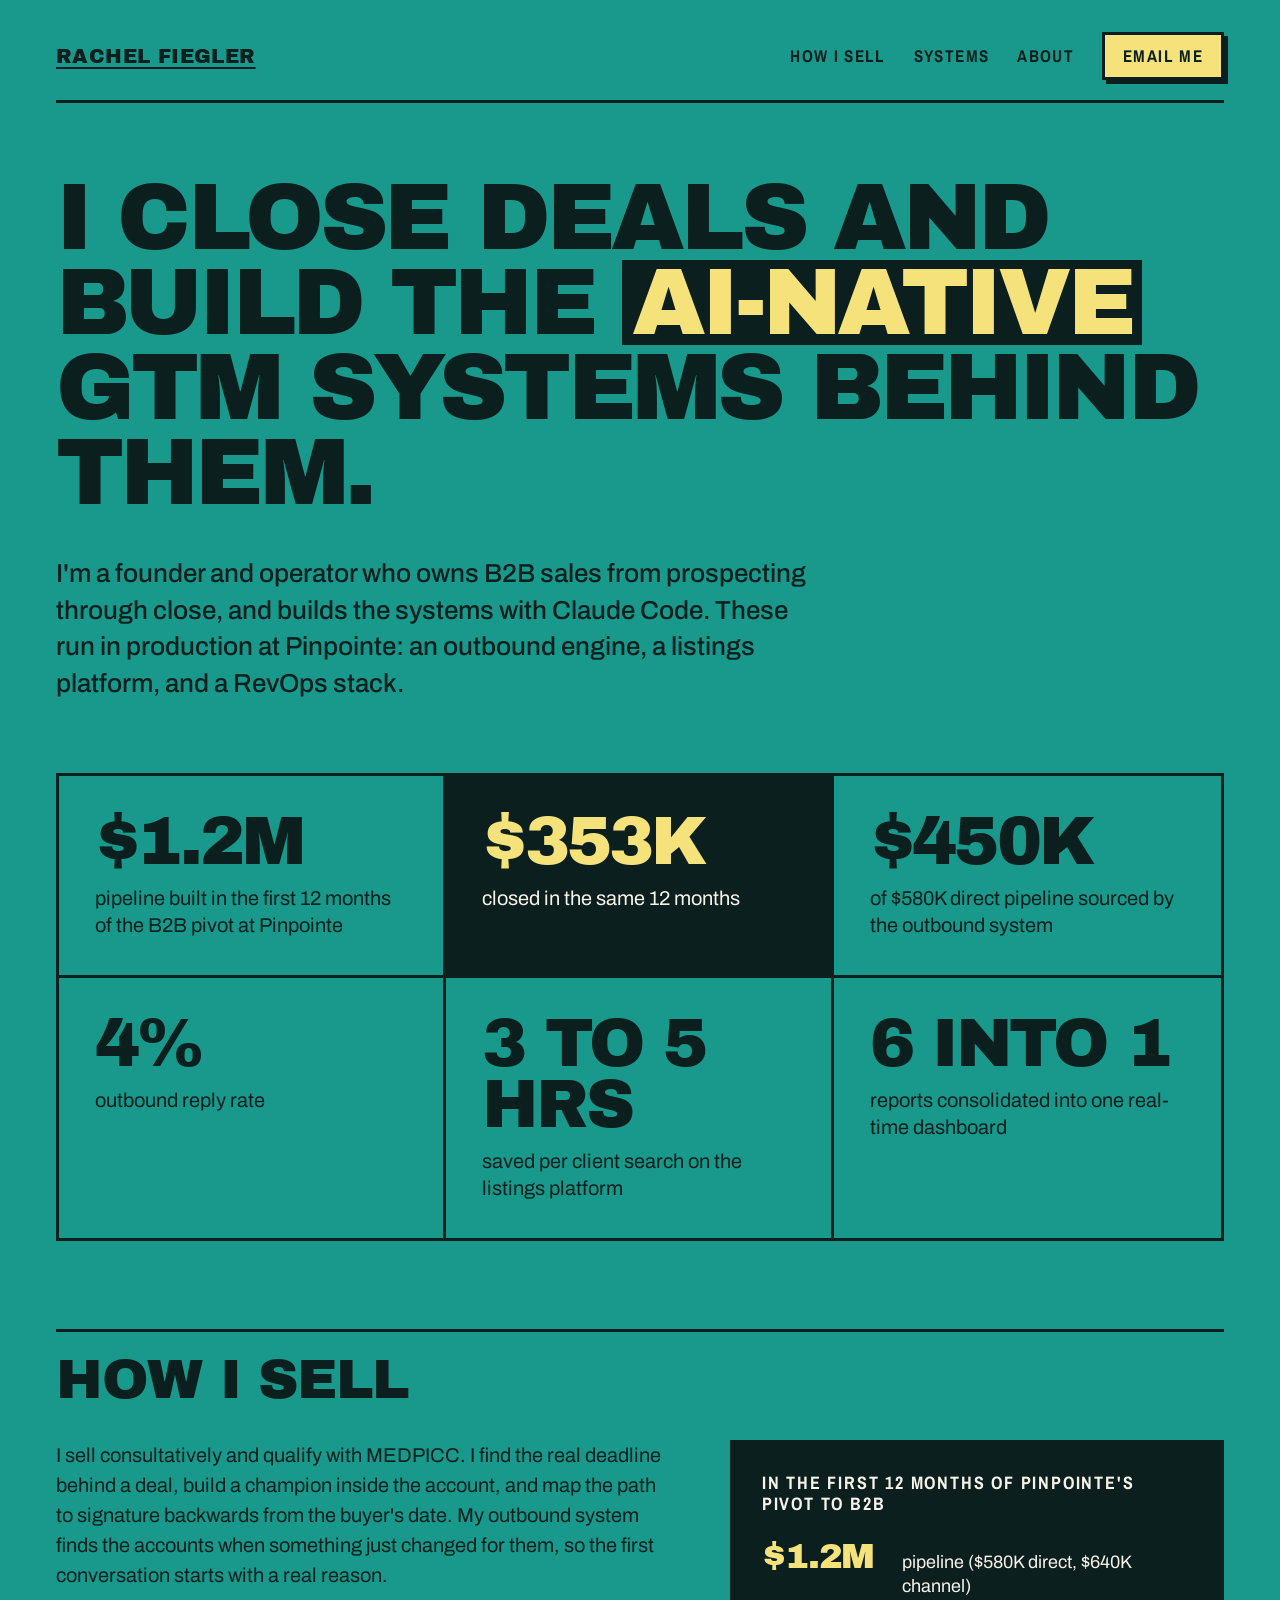
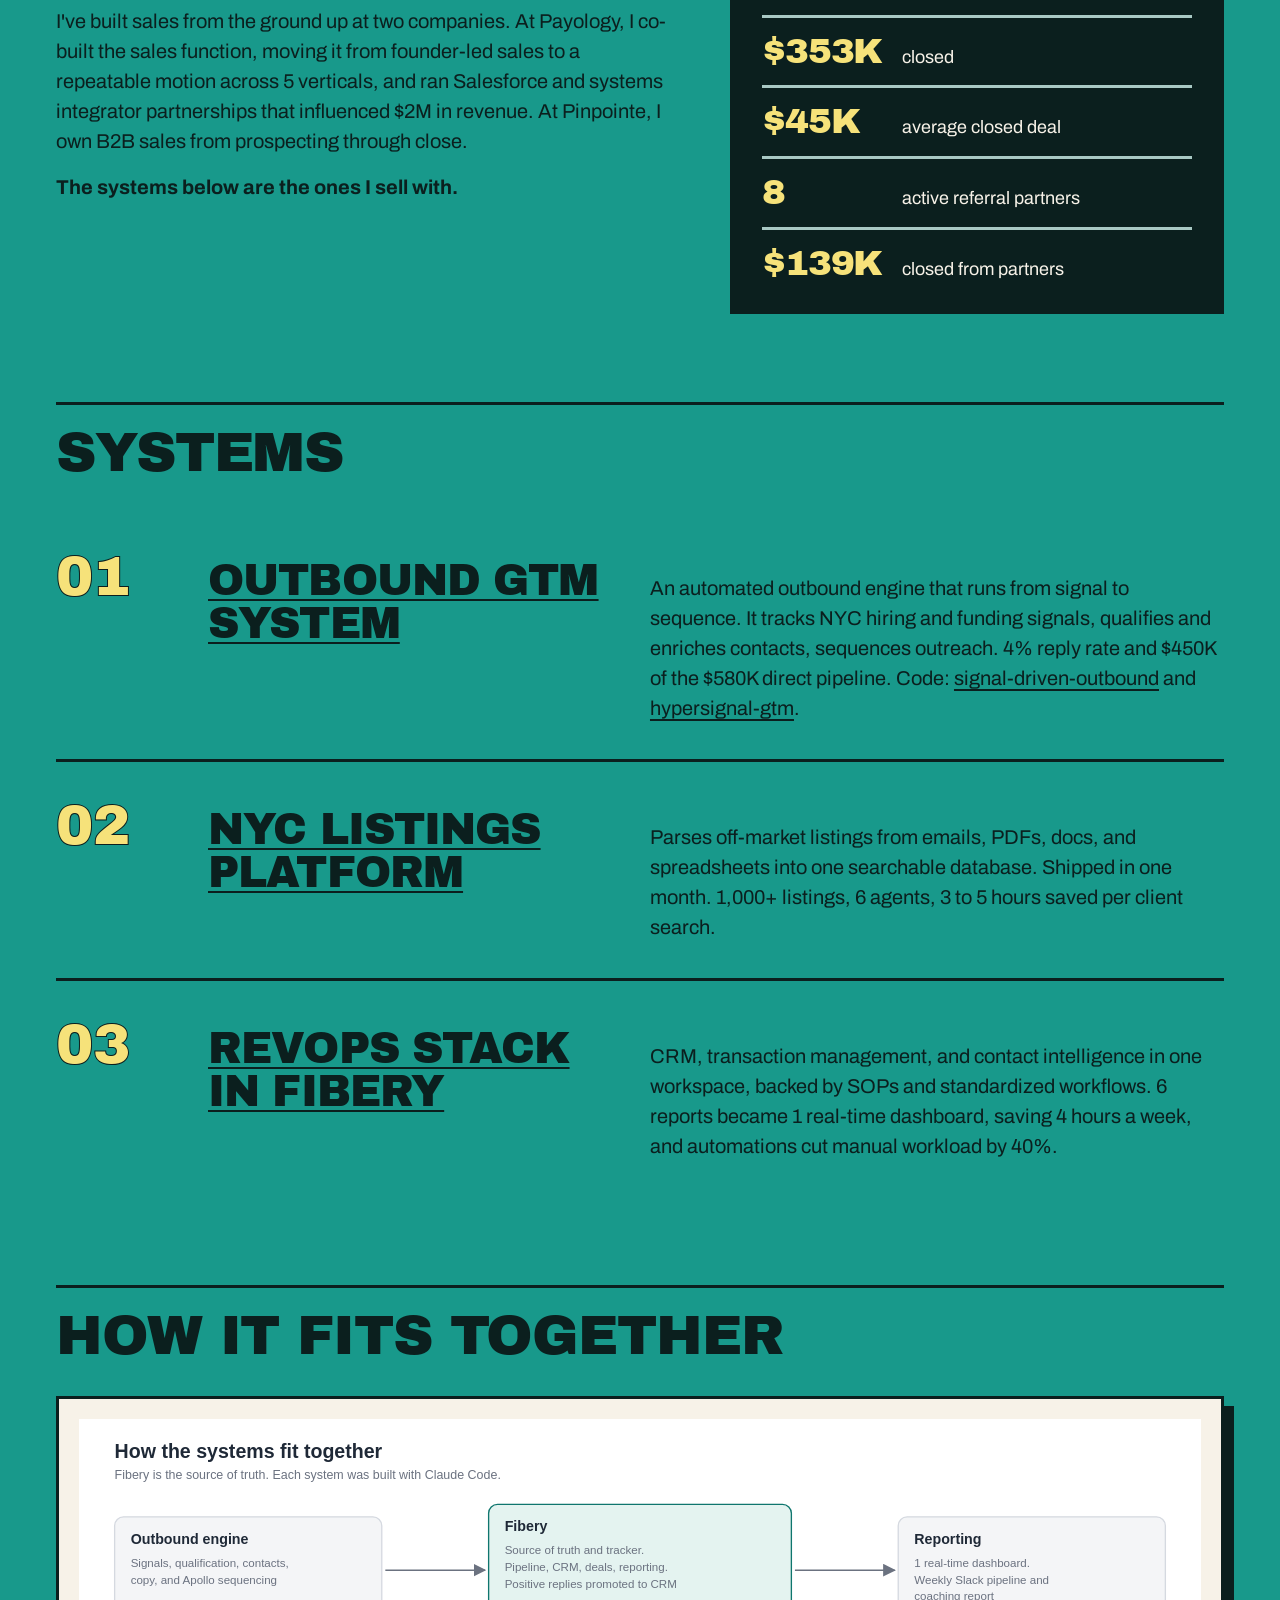
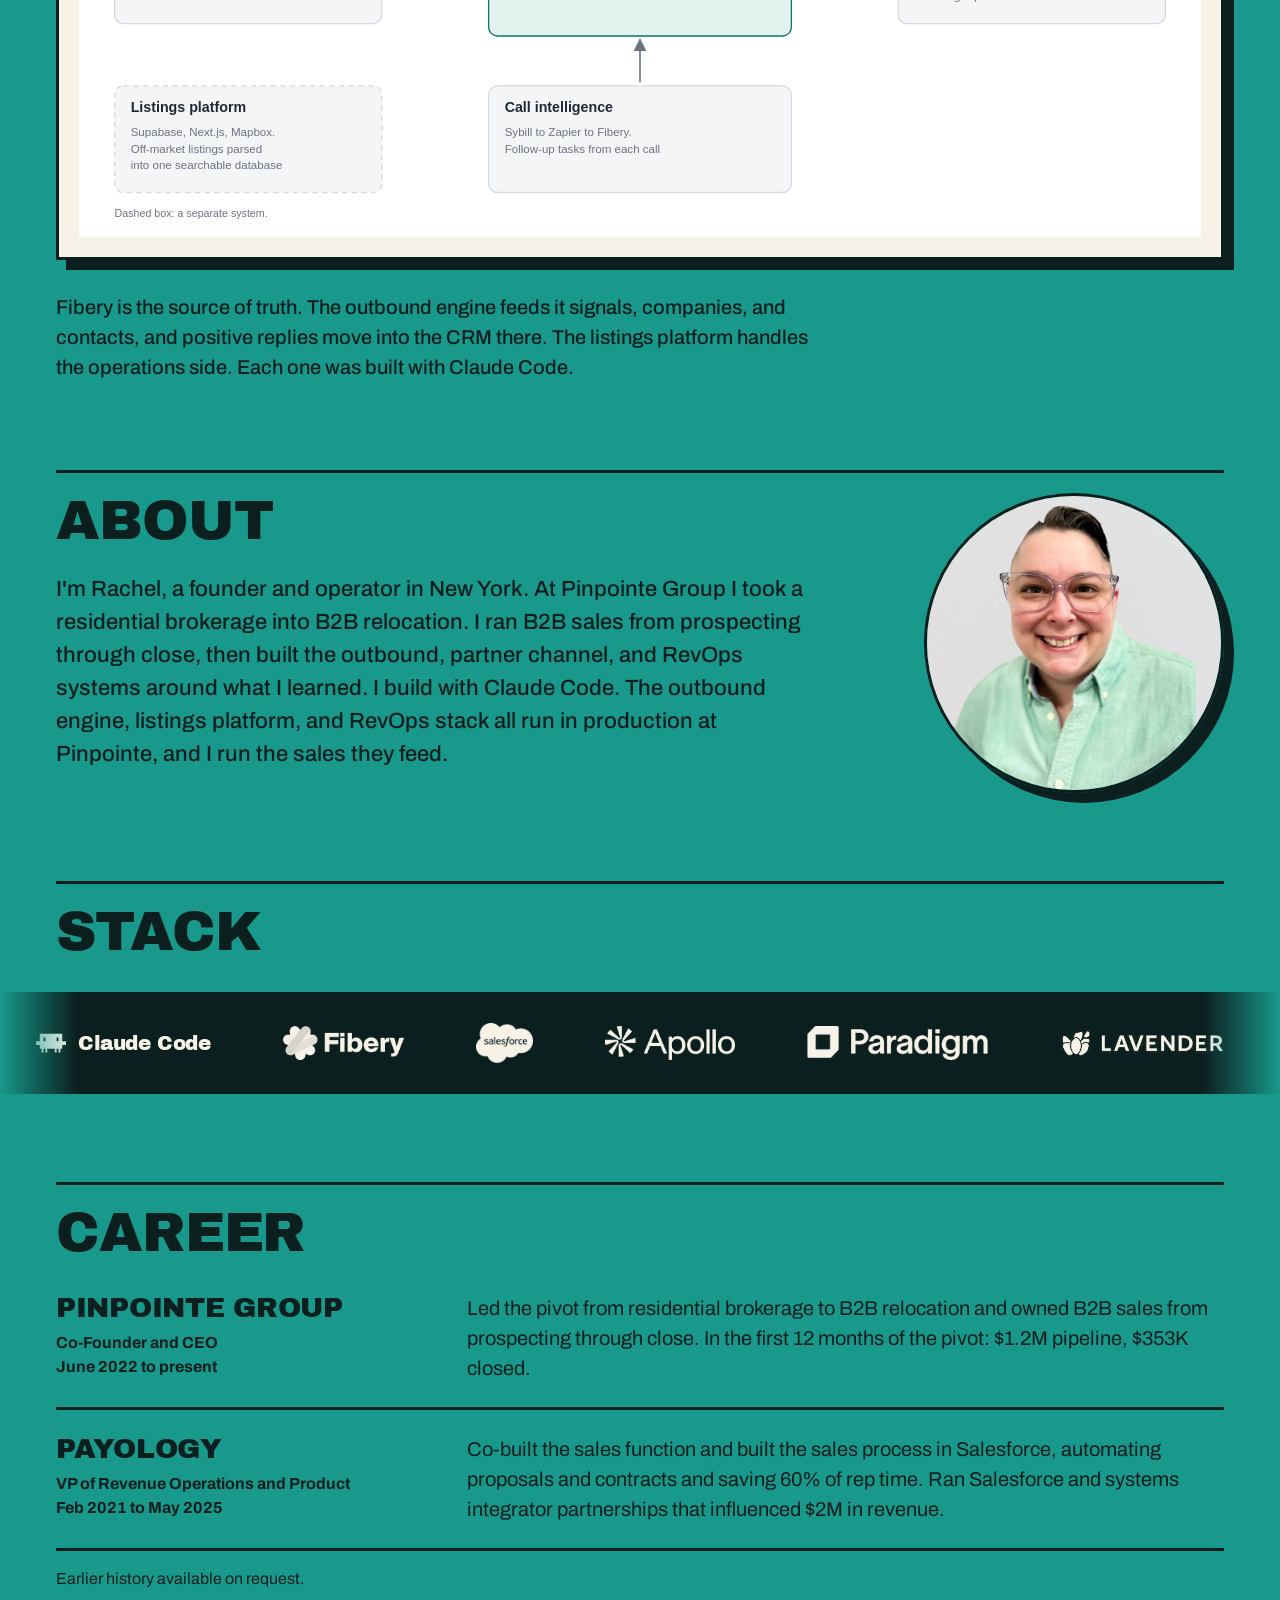
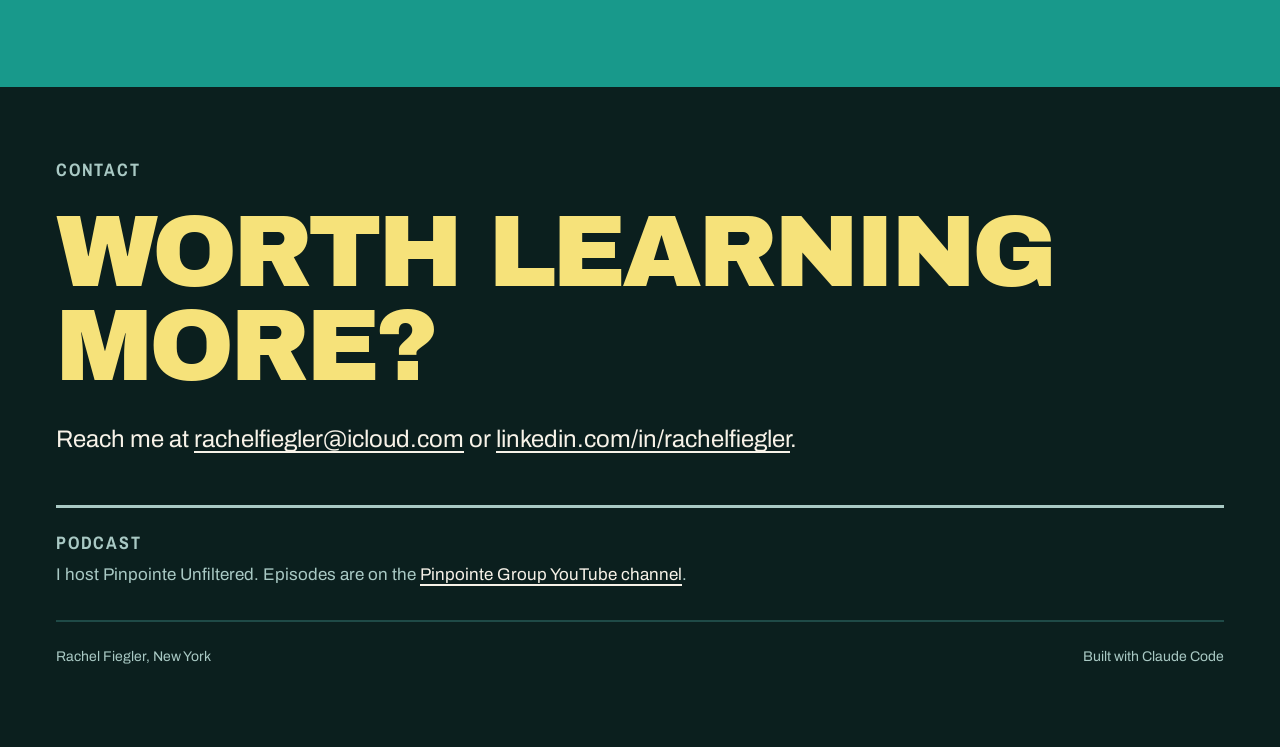
<file: index.html>
<!doctype html>
<html lang="en">
<head>
<meta charset="utf-8">
<meta name="viewport" content="width=device-width, initial-scale=1">
<meta name="robots" content="noindex, nofollow">
<meta name="description" content="I close deals and build the AI-native GTM systems behind them.">
<meta property="og:title" content="Rachel Fiegler | GTM systems">
<meta property="og:description" content="I close deals and build the AI-native GTM systems behind them.">
<meta property="og:type" content="website">
<meta property="og:url" content="https://rachel-pinpointe.github.io/portfolio/">
<meta property="og:image" content="https://rachel-pinpointe.github.io/portfolio/images/og.png">
<meta property="og:image:width" content="1200">
<meta property="og:image:height" content="630">
<meta name="twitter:card" content="summary_large_image">
<title>Rachel Fiegler | GTM systems</title>
<link rel="icon" href="images/favicon.svg" type="image/svg+xml">
<link rel="preload" href="fonts/archivo-black-latin-400-normal.woff2" as="font" type="font/woff2" crossorigin>
<link rel="stylesheet" href="css/style.css">
</head>
<body>
<a class="skip" href="#main">Skip to content</a>
<div class="page">
  <header class="topbar">
    <a class="name" href="./">Rachel Fiegler</a>
    <nav class="nav" aria-label="Main">
      <a class="nav-link" href="#sell">How I sell</a>
      <a class="nav-link" href="#systems">Systems</a>
      <a class="nav-link" href="#about">About</a>
      <a class="btn" href="mailto:rachelfiegler@icloud.com">Email me</a>
    </nav>
  </header>

  <main id="main">
    <section class="hero" aria-labelledby="hero-h">
      <h1 id="hero-h">I close deals and build the <span class="hl">AI-native</span> GTM systems behind them.</h1>
      <p class="lede">I'm a founder and operator who owns B2B sales from prospecting through close, and builds the systems with Claude Code. These run in production at Pinpointe: an outbound engine, a listings platform, and a RevOps stack.</p>
      <ul class="results" aria-label="Results">
        <li><span class="num">$1.2M</span><span class="lbl">pipeline built in the first 12 months of the B2B pivot at Pinpointe</span></li>
        <li class="feature"><span class="num">$353K</span><span class="lbl">closed in the same 12 months</span></li>
        <li><span class="num">$450K</span><span class="lbl">of $580K direct pipeline sourced by the outbound system</span></li>
        <li><span class="num">4%</span><span class="lbl">outbound reply rate</span></li>
        <li><span class="num">3 to 5 hrs</span><span class="lbl">saved per client search on the listings platform</span></li>
        <li><span class="num">6 into 1</span><span class="lbl">reports consolidated into one real-time dashboard</span></li>
      </ul>
    </section>

    <section id="sell" class="block" aria-labelledby="sell-h">
      <h2 id="sell-h" class="heading">How I sell</h2>
      <div class="sell">
        <div class="sell-text">
          <p>I sell consultatively and qualify with MEDPICC. I find the real deadline behind a deal, build a champion inside the account, and map the path to signature backwards from the buyer's date. My outbound system finds the accounts when something just changed for them, so the first conversation starts with a real reason.</p>
          <p>I've built sales from the ground up at two companies. At Payology, I co-built the sales function, moving it from founder-led sales to a repeatable motion across 5 verticals, and ran Salesforce and systems integrator partnerships that influenced $2M in revenue. At Pinpointe, I own B2B sales from prospecting through close.</p>
          <p class="sell-close">The systems below are the ones I sell with.</p>
        </div>
        <div class="sell-stats on-ink">
          <p class="label" id="sell-stats-h">In the first 12 months of Pinpointe's pivot to B2B</p>
          <ul aria-labelledby="sell-stats-h">
            <li><span class="num">$1.2M</span><span class="lbl">pipeline ($580K direct, $640K channel)</span></li>
            <li><span class="num">$353K</span><span class="lbl">closed</span></li>
            <li><span class="num">$45K</span><span class="lbl">average closed deal</span></li>
            <li><span class="num">8</span><span class="lbl">active referral partners</span></li>
            <li><span class="num">$139K</span><span class="lbl">closed from partners</span></li>
          </ul>
        </div>
      </div>
    </section>

    <section id="systems" class="block" aria-labelledby="systems-h">
      <h2 id="systems-h" class="heading">Systems</h2>
      <div class="systems">
        <article class="sys">
          <span class="idx" aria-hidden="true">01</span>
          <h3><a href="outbound/">Outbound GTM system</a></h3>
          <p>An automated outbound engine that runs from signal to sequence. It tracks NYC hiring and funding signals, qualifies and enriches contacts, sequences outreach. 4% reply rate and $450K of the $580K direct pipeline. Code: <a href="https://github.com/rachel-pinpointe/signal-driven-outbound">signal-driven-outbound</a> and <a href="https://github.com/rachel-pinpointe/hypersignal-gtm">hypersignal-gtm</a>.</p>
        </article>
        <article class="sys">
          <span class="idx" aria-hidden="true">02</span>
          <h3><a href="listings/">NYC listings platform</a></h3>
          <p>Parses off-market listings from emails, PDFs, docs, and spreadsheets into one searchable database. Shipped in one month. 1,000+ listings, 6 agents, 3 to 5 hours saved per client search.</p>
        </article>
        <article class="sys">
          <span class="idx" aria-hidden="true">03</span>
          <h3><a href="revops/">RevOps stack in Fibery</a></h3>
          <p>CRM, transaction management, and contact intelligence in one workspace, backed by SOPs and standardized workflows. 6 reports became 1 real-time dashboard, saving 4 hours a week, and automations cut manual workload by 40%.</p>
        </article>
      </div>
    </section>

    <section id="how" class="block" aria-labelledby="how-h">
      <h2 id="how-h" class="heading">How it fits together</h2>
      <figure>
        <div class="panel scroll" tabindex="0" role="region" aria-label="How the systems fit together diagram, scrolls sideways on small screens">
          <img src="images/one-map.svg" width="1260" height="470" alt="Diagram of how the systems fit together. The outbound engine (signals, qualification, contacts, copy, and Apollo sequencing) feeds Fibery, the source of truth and tracker for pipeline, CRM, deals, and reporting, where positive replies are promoted to the CRM. Fibery feeds reporting: one real-time dashboard and a weekly Slack pipeline and coaching report. Call intelligence (Sybill to Zapier to Fibery) also feeds Fibery. The listings platform (Supabase, Next.js, Mapbox) is shown as a separate system.">
        </div>
        <figcaption class="caption">Fibery is the source of truth. The outbound engine feeds it signals, companies, and contacts, and positive replies move into the CRM there. The listings platform handles the operations side. Each one was built with Claude Code.</figcaption>
      </figure>
    </section>

    <section id="about" class="block about" aria-labelledby="about-h">
      <div class="about-col">
        <h2 id="about-h" class="heading">About</h2>
        <p class="about-text">I'm Rachel, a founder and operator in New York. At Pinpointe Group I took a residential brokerage into B2B relocation. I ran B2B sales from prospecting through close, then built the outbound, partner channel, and RevOps systems around what I learned. I build with Claude Code. The outbound engine, listings platform, and RevOps stack all run in production at Pinpointe, and I run the sales they feed.</p>
      </div>
      <img class="portrait" src="images/portrait.jpg" width="300" height="300" alt="Rachel Fiegler">
    </section>

    <section id="stack" class="block" aria-labelledby="stack-h">
      <h2 id="stack-h" class="heading">Stack</h2>
      <div class="marq">
        <ul class="track" aria-label="Stack">
          <li class="it"><svg viewBox="0 0 24 24" width="30" height="30" fill="currentColor" aria-hidden="true" focusable="false"><path d="M21 10.5h3v3h-3v3h-1.5v3H18v-3h-1.5v3H15v-3H9v3H7.5v-3H6v3H4.5v-3H3v-3H0v-3h3v-6h18Zm-15 0h1.5v-3H6Zm10.5 0H18v-3h-1.5z"/></svg><span>Claude Code</span></li>
          <li class="it" style="--h:34"><img src="images/logos/fibery.png" width="122" height="34" alt="Fibery"></li>
          <li class="it" style="--h:40"><img src="images/logos/salesforce.png" width="57" height="40" alt="Salesforce"></li>
          <li class="it" style="--h:34"><img src="images/logos/apollo.png" width="130" height="34" alt="Apollo"></li>
          <li class="it" style="--h:34"><img src="images/logos/paradigm.png" width="181" height="34" alt="Paradigm"></li>
          <li class="it" style="--h:26"><img src="images/logos/lavender.png" width="162" height="26" alt="Lavender"></li>
          <li class="it" style="--h:34"><img src="images/logos/sybill.png" width="136" height="34" alt="Sybill"></li>
          <li class="it" style="--h:28"><img src="images/logos/zapier.png" width="103" height="28" alt="Zapier"></li>
          <li class="it"><svg viewBox="0 0 24 24" width="30" height="30" fill="currentColor" aria-hidden="true" focusable="false"><path d="M18.665 21.978C16.758 23.255 14.465 24 12 24 5.377 24 0 18.623 0 12S5.377 0 12 0s12 5.377 12 12c0 3.583-1.574 6.801-4.067 9.001L9.219 7.2H7.2v9.596h1.615V9.251l9.85 12.727Zm-3.332-8.533 1.6 2.061V7.2h-1.6v6.245Z"/></svg><span>Next.js</span></li>
          <li class="it"><svg viewBox="0 0 24 24" width="30" height="30" fill="currentColor" aria-hidden="true" focusable="false"><path d="M1.125 0C.502 0 0 .502 0 1.125v21.75C0 23.498.502 24 1.125 24h21.75c.623 0 1.125-.502 1.125-1.125V1.125C24 .502 23.498 0 22.875 0zm17.363 9.75c.612 0 1.154.037 1.627.111a6.38 6.38 0 0 1 1.306.34v2.458a3.95 3.95 0 0 0-.643-.361 5.093 5.093 0 0 0-.717-.26 5.453 5.453 0 0 0-1.426-.2c-.3 0-.573.028-.819.086a2.1 2.1 0 0 0-.623.242c-.17.104-.3.229-.393.374a.888.888 0 0 0-.14.49c0 .196.053.373.156.529.104.156.252.304.443.444s.423.276.696.41c.273.135.582.274.926.416.47.197.892.407 1.266.628.374.222.695.473.963.753.268.279.472.598.614.957.142.359.214.776.214 1.253 0 .657-.125 1.21-.373 1.656a3.033 3.033 0 0 1-1.012 1.085 4.38 4.38 0 0 1-1.487.596c-.566.12-1.163.18-1.79.18a9.916 9.916 0 0 1-1.84-.164 5.544 5.544 0 0 1-1.512-.493v-2.63a5.033 5.033 0 0 0 3.237 1.2c.333 0 .624-.03.872-.09.249-.06.456-.144.623-.25.166-.108.29-.234.373-.38a1.023 1.023 0 0 0-.074-1.089 2.12 2.12 0 0 0-.537-.5 5.597 5.597 0 0 0-.807-.444 27.72 27.72 0 0 0-1.007-.436c-.918-.383-1.602-.852-2.053-1.405-.45-.553-.676-1.222-.676-2.005 0-.614.123-1.141.369-1.582.246-.441.58-.804 1.004-1.089a4.494 4.494 0 0 1 1.47-.629 7.536 7.536 0 0 1 1.77-.201zm-15.113.188h9.563v2.166H9.506v9.646H6.789v-9.646H3.375z"/></svg><span>TypeScript</span></li>
          <li class="it"><svg viewBox="0 0 24 24" width="30" height="30" fill="currentColor" aria-hidden="true" focusable="false"><path d="M11.9 1.036c-.015-.986-1.26-1.41-1.874-.637L.764 12.05C-.33 13.427.65 15.455 2.409 15.455h9.579l.113 7.51c.014.985 1.259 1.408 1.873.636l9.262-11.653c1.093-1.375.113-3.403-1.645-3.403h-9.642z"/></svg><span>Supabase</span></li>
          <li class="it"><svg viewBox="0 0 24 24" width="30" height="30" fill="currentColor" aria-hidden="true" focusable="false"><path d="m12 1.608 12 20.784H0Z"/></svg><span>Vercel</span></li>
          <li class="it"><svg viewBox="0 0 24 24" width="30" height="30" fill="currentColor" aria-hidden="true" focusable="false"><path d="M12 0C5.372 0 0 5.372 0 12s5.372 12 12 12 12-5.372 12-12S18.628 0 12 0zm5.696 14.943c-4.103 4.103-11.433 2.794-11.433 2.794S4.94 10.421 9.057 6.304c2.281-2.281 6.061-2.187 8.45.189s2.471 6.168.189 8.45zm-4.319-7.91l-1.174 2.416-2.416 1.174 2.416 1.174 1.174 2.416 1.174-2.416 2.416-1.174-2.416-1.174-1.174-2.416z"/></svg><span>Mapbox</span></li>
        </ul>
        <ul class="track" aria-hidden="true">
          <li class="it"><svg viewBox="0 0 24 24" width="30" height="30" fill="currentColor" aria-hidden="true" focusable="false"><path d="M21 10.5h3v3h-3v3h-1.5v3H18v-3h-1.5v3H15v-3H9v3H7.5v-3H6v3H4.5v-3H3v-3H0v-3h3v-6h18Zm-15 0h1.5v-3H6Zm10.5 0H18v-3h-1.5z"/></svg><span>Claude Code</span></li>
          <li class="it" style="--h:34"><img src="images/logos/fibery.png" width="122" height="34" alt="Fibery"></li>
          <li class="it" style="--h:40"><img src="images/logos/salesforce.png" width="57" height="40" alt="Salesforce"></li>
          <li class="it" style="--h:34"><img src="images/logos/apollo.png" width="130" height="34" alt="Apollo"></li>
          <li class="it" style="--h:34"><img src="images/logos/paradigm.png" width="181" height="34" alt="Paradigm"></li>
          <li class="it" style="--h:26"><img src="images/logos/lavender.png" width="162" height="26" alt="Lavender"></li>
          <li class="it" style="--h:34"><img src="images/logos/sybill.png" width="136" height="34" alt="Sybill"></li>
          <li class="it" style="--h:28"><img src="images/logos/zapier.png" width="103" height="28" alt="Zapier"></li>
          <li class="it"><svg viewBox="0 0 24 24" width="30" height="30" fill="currentColor" aria-hidden="true" focusable="false"><path d="M18.665 21.978C16.758 23.255 14.465 24 12 24 5.377 24 0 18.623 0 12S5.377 0 12 0s12 5.377 12 12c0 3.583-1.574 6.801-4.067 9.001L9.219 7.2H7.2v9.596h1.615V9.251l9.85 12.727Zm-3.332-8.533 1.6 2.061V7.2h-1.6v6.245Z"/></svg><span>Next.js</span></li>
          <li class="it"><svg viewBox="0 0 24 24" width="30" height="30" fill="currentColor" aria-hidden="true" focusable="false"><path d="M1.125 0C.502 0 0 .502 0 1.125v21.75C0 23.498.502 24 1.125 24h21.75c.623 0 1.125-.502 1.125-1.125V1.125C24 .502 23.498 0 22.875 0zm17.363 9.75c.612 0 1.154.037 1.627.111a6.38 6.38 0 0 1 1.306.34v2.458a3.95 3.95 0 0 0-.643-.361 5.093 5.093 0 0 0-.717-.26 5.453 5.453 0 0 0-1.426-.2c-.3 0-.573.028-.819.086a2.1 2.1 0 0 0-.623.242c-.17.104-.3.229-.393.374a.888.888 0 0 0-.14.49c0 .196.053.373.156.529.104.156.252.304.443.444s.423.276.696.41c.273.135.582.274.926.416.47.197.892.407 1.266.628.374.222.695.473.963.753.268.279.472.598.614.957.142.359.214.776.214 1.253 0 .657-.125 1.21-.373 1.656a3.033 3.033 0 0 1-1.012 1.085 4.38 4.38 0 0 1-1.487.596c-.566.12-1.163.18-1.79.18a9.916 9.916 0 0 1-1.84-.164 5.544 5.544 0 0 1-1.512-.493v-2.63a5.033 5.033 0 0 0 3.237 1.2c.333 0 .624-.03.872-.09.249-.06.456-.144.623-.25.166-.108.29-.234.373-.38a1.023 1.023 0 0 0-.074-1.089 2.12 2.12 0 0 0-.537-.5 5.597 5.597 0 0 0-.807-.444 27.72 27.72 0 0 0-1.007-.436c-.918-.383-1.602-.852-2.053-1.405-.45-.553-.676-1.222-.676-2.005 0-.614.123-1.141.369-1.582.246-.441.58-.804 1.004-1.089a4.494 4.494 0 0 1 1.47-.629 7.536 7.536 0 0 1 1.77-.201zm-15.113.188h9.563v2.166H9.506v9.646H6.789v-9.646H3.375z"/></svg><span>TypeScript</span></li>
          <li class="it"><svg viewBox="0 0 24 24" width="30" height="30" fill="currentColor" aria-hidden="true" focusable="false"><path d="M11.9 1.036c-.015-.986-1.26-1.41-1.874-.637L.764 12.05C-.33 13.427.65 15.455 2.409 15.455h9.579l.113 7.51c.014.985 1.259 1.408 1.873.636l9.262-11.653c1.093-1.375.113-3.403-1.645-3.403h-9.642z"/></svg><span>Supabase</span></li>
          <li class="it"><svg viewBox="0 0 24 24" width="30" height="30" fill="currentColor" aria-hidden="true" focusable="false"><path d="m12 1.608 12 20.784H0Z"/></svg><span>Vercel</span></li>
          <li class="it"><svg viewBox="0 0 24 24" width="30" height="30" fill="currentColor" aria-hidden="true" focusable="false"><path d="M12 0C5.372 0 0 5.372 0 12s5.372 12 12 12 12-5.372 12-12S18.628 0 12 0zm5.696 14.943c-4.103 4.103-11.433 2.794-11.433 2.794S4.94 10.421 9.057 6.304c2.281-2.281 6.061-2.187 8.45.189s2.471 6.168.189 8.45zm-4.319-7.91l-1.174 2.416-2.416 1.174 2.416 1.174 1.174 2.416 1.174-2.416 2.416-1.174-2.416-1.174-1.174-2.416z"/></svg><span>Mapbox</span></li>
        </ul>
      </div>
    </section>

    <section id="career" class="block" aria-labelledby="career-h">
      <h2 id="career-h" class="heading">Career</h2>
      <article class="role">
        <div>
          <h3>Pinpointe Group</h3>
          <p class="meta">Co-Founder and CEO<br>June 2022 to present</p>
        </div>
        <p>Led the pivot from residential brokerage to B2B relocation and owned B2B sales from prospecting through close. In the first 12 months of the pivot: $1.2M pipeline, $353K closed.</p>
      </article>
      <article class="role">
        <div>
          <h3>Payology</h3>
          <p class="meta">VP of Revenue Operations and Product<br>Feb 2021 to May 2025</p>
        </div>
        <p>Co-built the sales function and built the sales process in Salesforce, automating proposals and contracts and saving 60% of rep time. Ran Salesforce and systems integrator partnerships that influenced $2M in revenue.</p>
      </article>
      <p class="more">Earlier history available on request.</p>
    </section>
  </main>
</div>

<footer class="closing on-ink">
  <div class="closing-inner">
    <section id="contact" aria-labelledby="contact-h">
      <h2 id="contact-h" class="label">Contact</h2>
      <p class="big">Worth learning more?</p>
      <p class="reach">Reach me at <a href="mailto:rachelfiegler@icloud.com">rachelfiegler@icloud.com</a> or <a href="https://linkedin.com/in/rachelfiegler">linkedin.com/in/rachelfiegler</a>.</p>
    </section>
    <section id="podcast" class="podcast" aria-labelledby="podcast-h">
      <h2 id="podcast-h" class="label">Podcast</h2>
      <p>I host Pinpointe Unfiltered. Episodes are on the <a href="https://www.youtube.com/@pinpointegroup/podcasts">Pinpointe Group YouTube channel</a>.</p>
    </section>
    <div class="foot-row">
      <span>Rachel Fiegler, New York</span>
      <span>Built with Claude Code</span>
    </div>
  </div>
</footer>
</body>
</html>
</file>
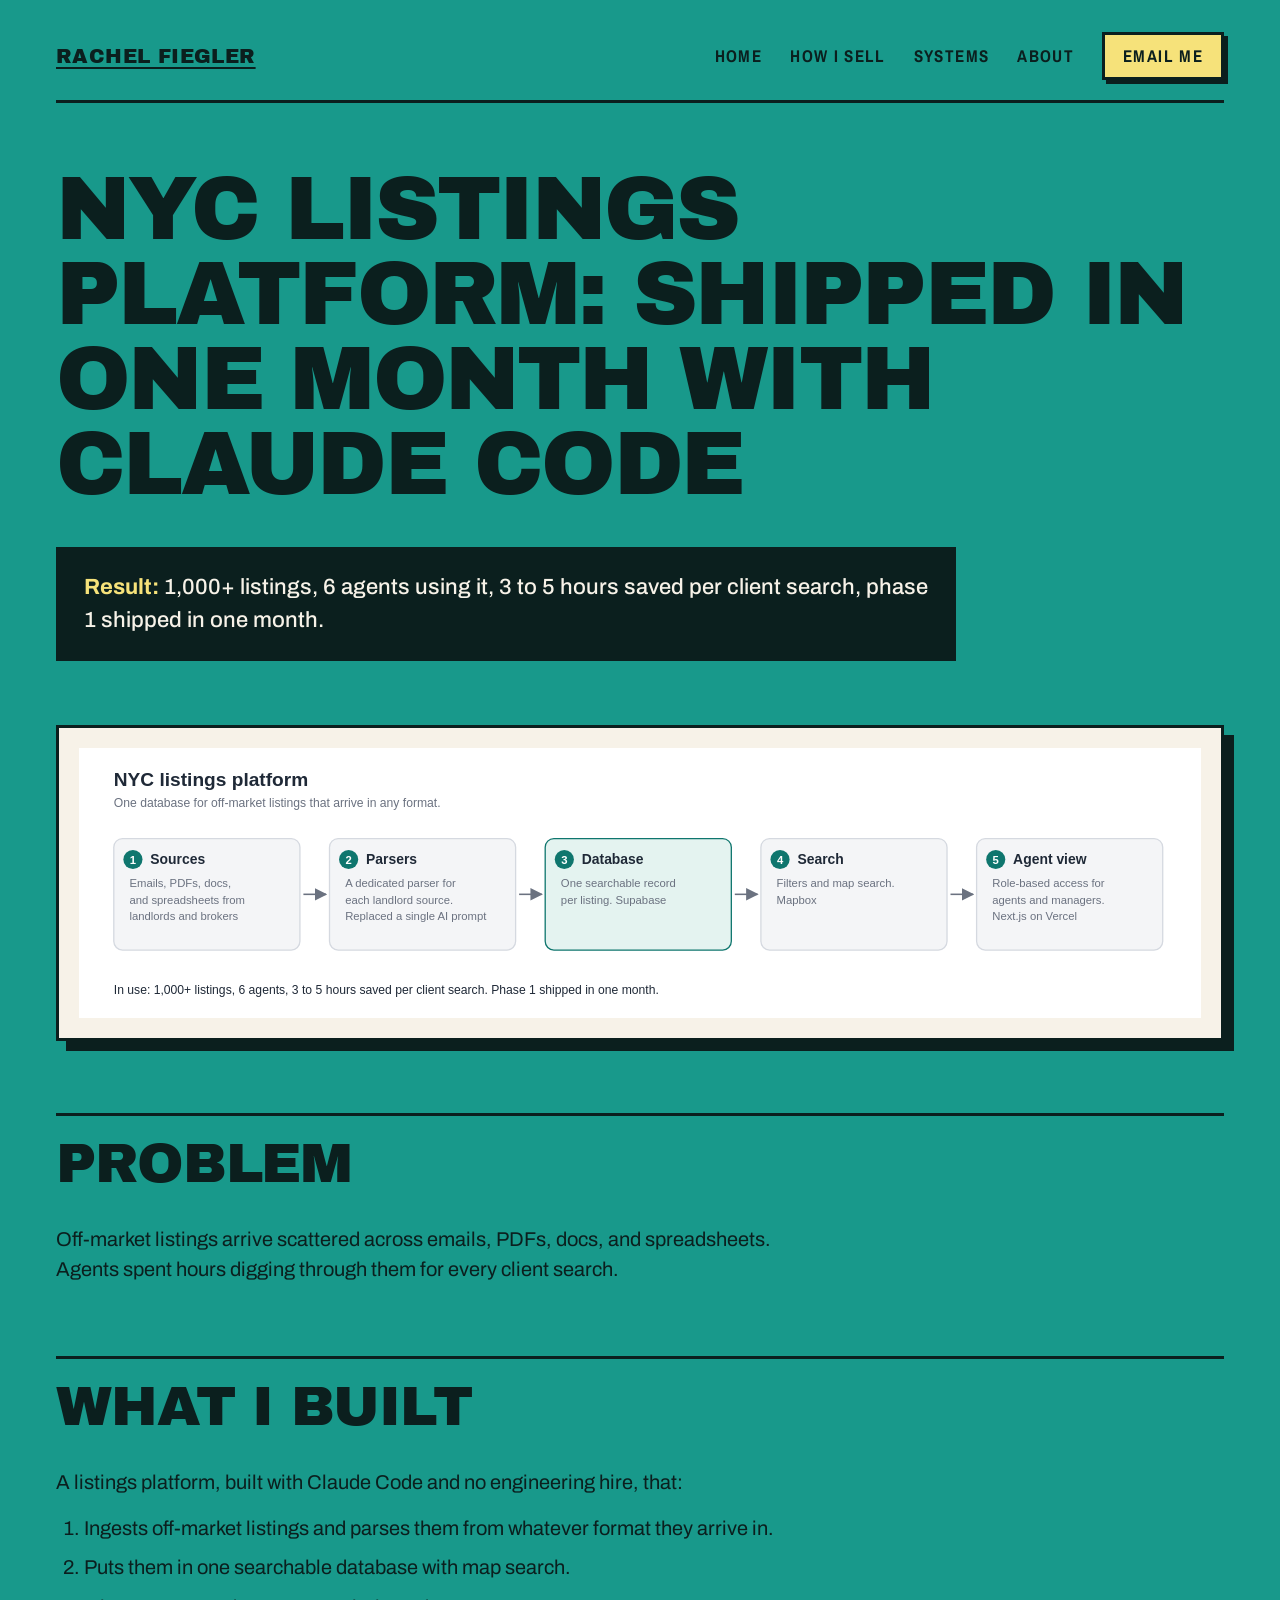
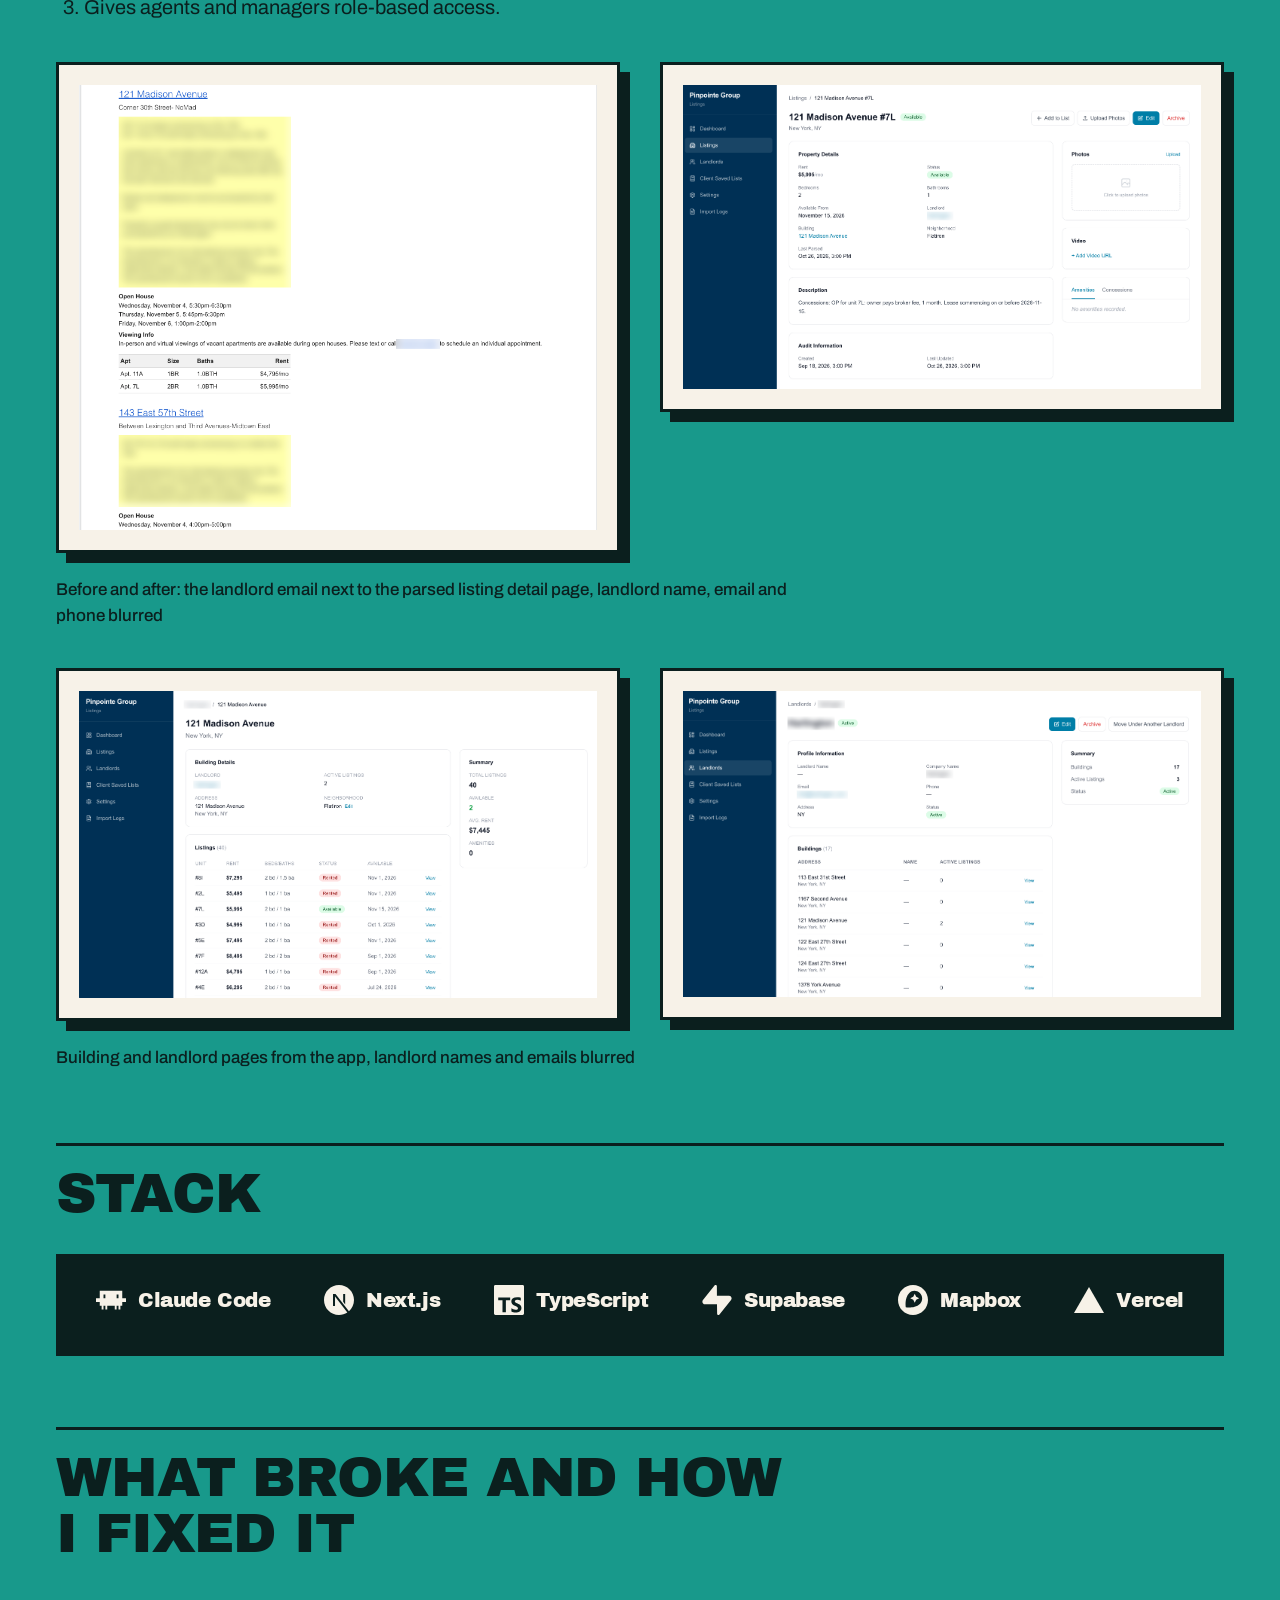
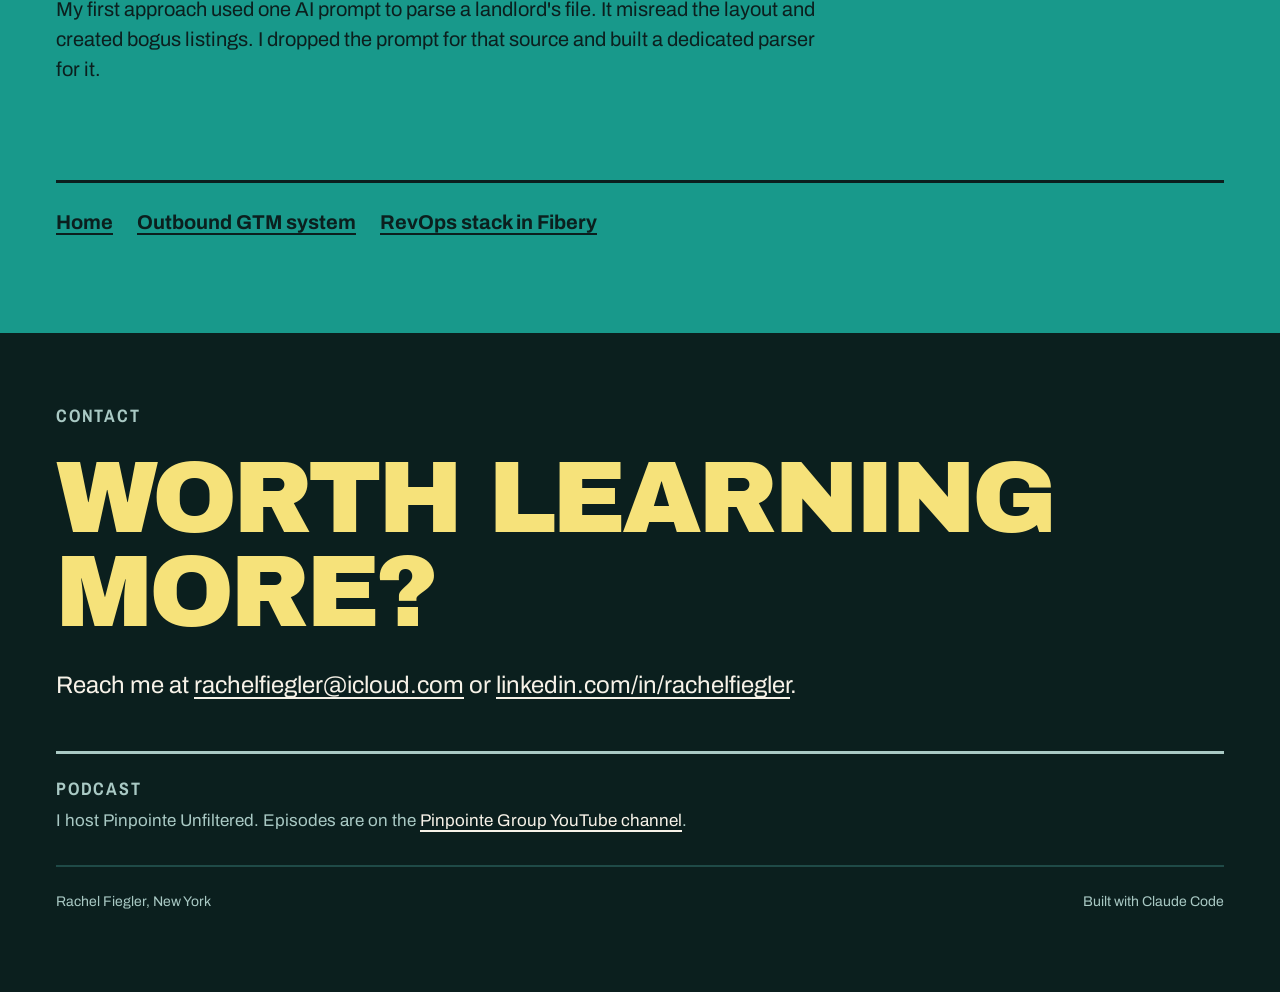
<file: listings/index.html>
<!doctype html>
<html lang="en">
<head>
<meta charset="utf-8">
<meta name="viewport" content="width=device-width, initial-scale=1">
<meta name="robots" content="noindex, nofollow">
<meta name="description" content="1,000+ listings, 6 agents using it, 3 to 5 hours saved per client search, phase 1 shipped in one month.">
<meta property="og:title" content="NYC listings platform | Rachel Fiegler">
<meta property="og:description" content="1,000+ listings, 6 agents using it, 3 to 5 hours saved per client search, phase 1 shipped in one month.">
<meta property="og:type" content="website">
<meta property="og:url" content="https://rachel-pinpointe.github.io/portfolio/listings/">
<meta property="og:image" content="https://rachel-pinpointe.github.io/portfolio/images/og.png">
<meta property="og:image:width" content="1200">
<meta property="og:image:height" content="630">
<meta name="twitter:card" content="summary_large_image">
<title>NYC listings platform | Rachel Fiegler</title>
<link rel="icon" href="../images/favicon.svg" type="image/svg+xml">
<link rel="preload" href="../fonts/archivo-black-latin-400-normal.woff2" as="font" type="font/woff2" crossorigin>
<link rel="stylesheet" href="../css/style.css">
</head>
<body>
<a class="skip" href="#main">Skip to content</a>
<div class="page">
  <header class="topbar">
    <a class="name" href="../">Rachel Fiegler</a>
    <nav class="nav" aria-label="Main">
      <a class="nav-link" href="../">Home</a>
      <a class="nav-link" href="../#sell">How I sell</a>
      <a class="nav-link" href="../#systems">Systems</a>
      <a class="nav-link" href="../#about">About</a>
      <a class="btn" href="mailto:rachelfiegler@icloud.com">Email me</a>
    </nav>
  </header>

  <main id="main">
    <h1 class="case-title">NYC listings platform: shipped in one month with Claude Code</h1>
    <p class="result"><strong>Result:</strong> 1,000+ listings, 6 agents using it, 3 to 5 hours saved per client search, phase 1 shipped in one month.</p>

    <div class="diagram-wrap">
      <div class="panel scroll" tabindex="0" role="region" aria-label="NYC listings platform diagram, scrolls sideways on small screens">
        <img src="../images/listings.svg" width="1290" height="310" alt="Diagram of the NYC listings platform, one database for off-market listings that arrive in any format. Step 1, sources: emails, PDFs, docs, and spreadsheets from landlords and brokers. Step 2, parsers: a dedicated parser for each landlord source, replacing a single AI prompt. Step 3, database: one searchable record per listing in Supabase. Step 4, search: filters and map search with Mapbox. Step 5, agent view: role-based access for agents and managers, built with Next.js on Vercel. In use: 1,000+ listings, 6 agents, 3 to 5 hours saved per client search. Phase 1 shipped in one month.">
      </div>
    </div>

    <section class="case-section" aria-labelledby="problem-h">
      <div class="text">
        <h2 id="problem-h" class="heading">Problem</h2>
        <p>Off-market listings arrive scattered across emails, PDFs, docs, and spreadsheets. Agents spent hours digging through them for every client search.</p>
      </div>
    </section>

    <section class="case-section" aria-labelledby="built-h">
      <div class="text">
        <h2 id="built-h" class="heading">What I built</h2>
        <p>A listings platform, built with Claude Code and no engineering hire, that:</p>
        <ol>
          <li>Ingests off-market listings and parses them from whatever format they arrive in.</li>
          <li>Puts them in one searchable database with map search.</li>
          <li>Gives agents and managers role-based access.</li>
        </ol>
      </div>

      <div class="pair">
        <figure class="shot">
          <a class="panel" href="../images/listings-email.png"><img src="../images/listings-email.png" width="1810" height="1556" loading="lazy" alt="Before: a landlord listing email with building addresses, open house times, viewing info, and a table of apartments with size, baths, and rent. The landlord notices and the phone number are blurred."></a>
        </figure>
        <figure class="shot">
          <a class="panel" href="../images/listings-detail.png"><img src="../images/listings-detail.png" width="2750" height="1614" loading="lazy" alt="After: the parsed listing detail page in the listings app for one of the apartments from that email, showing rent, status, bedrooms, bathrooms, available date, building, neighborhood, and a description of the concessions. The landlord name is blurred."></a>
        </figure>
      </div>
      <p class="pair-caption">Before and after: the landlord email next to the parsed listing detail page, landlord name, email and phone blurred</p>

      <div class="pair">
        <figure class="shot">
          <a class="panel" href="../images/listings-building.png"><img src="../images/listings-building.png" width="2742" height="1626" loading="lazy" alt="Building page in the listings app showing building details, a summary, and a table of units with rent, beds and baths, status, and available date. The landlord name is blurred."></a>
        </figure>
        <figure class="shot">
          <a class="panel" href="../images/listings-landlord.png"><img src="../images/listings-landlord.png" width="2750" height="1624" loading="lazy" alt="Landlord page in the listings app showing profile information, a summary, and a table of the landlord's buildings with active listings. The landlord name, company name, and email are blurred."></a>
        </figure>
      </div>
      <p class="pair-caption">Building and landlord pages from the app, landlord names and emails blurred</p>
    </section>

    <section class="case-section" aria-labelledby="stack-h">
      <div class="text">
        <h2 id="stack-h" class="heading">Stack</h2>
      </div>
      <div class="logo-band">
        <ul class="logo-row" aria-label="Stack" style="--T: 831; --gaps: 120px">
          <li class="it"><svg viewBox="0 0 24 24" width="30" height="30" fill="currentColor" aria-hidden="true" focusable="false"><path d="M21 10.5h3v3h-3v3h-1.5v3H18v-3h-1.5v3H15v-3H9v3H7.5v-3H6v3H4.5v-3H3v-3H0v-3h3v-6h18Zm-15 0h1.5v-3H6Zm10.5 0H18v-3h-1.5z"/></svg><span>Claude Code</span></li>
          <li class="it"><svg viewBox="0 0 24 24" width="30" height="30" fill="currentColor" aria-hidden="true" focusable="false"><path d="M18.665 21.978C16.758 23.255 14.465 24 12 24 5.377 24 0 18.623 0 12S5.377 0 12 0s12 5.377 12 12c0 3.583-1.574 6.801-4.067 9.001L9.219 7.2H7.2v9.596h1.615V9.251l9.85 12.727Zm-3.332-8.533 1.6 2.061V7.2h-1.6v6.245Z"/></svg><span>Next.js</span></li>
          <li class="it"><svg viewBox="0 0 24 24" width="30" height="30" fill="currentColor" aria-hidden="true" focusable="false"><path d="M1.125 0C.502 0 0 .502 0 1.125v21.75C0 23.498.502 24 1.125 24h21.75c.623 0 1.125-.502 1.125-1.125V1.125C24 .502 23.498 0 22.875 0zm17.363 9.75c.612 0 1.154.037 1.627.111a6.38 6.38 0 0 1 1.306.34v2.458a3.95 3.95 0 0 0-.643-.361 5.093 5.093 0 0 0-.717-.26 5.453 5.453 0 0 0-1.426-.2c-.3 0-.573.028-.819.086a2.1 2.1 0 0 0-.623.242c-.17.104-.3.229-.393.374a.888.888 0 0 0-.14.49c0 .196.053.373.156.529.104.156.252.304.443.444s.423.276.696.41c.273.135.582.274.926.416.47.197.892.407 1.266.628.374.222.695.473.963.753.268.279.472.598.614.957.142.359.214.776.214 1.253 0 .657-.125 1.21-.373 1.656a3.033 3.033 0 0 1-1.012 1.085 4.38 4.38 0 0 1-1.487.596c-.566.12-1.163.18-1.79.18a9.916 9.916 0 0 1-1.84-.164 5.544 5.544 0 0 1-1.512-.493v-2.63a5.033 5.033 0 0 0 3.237 1.2c.333 0 .624-.03.872-.09.249-.06.456-.144.623-.25.166-.108.29-.234.373-.38a1.023 1.023 0 0 0-.074-1.089 2.12 2.12 0 0 0-.537-.5 5.597 5.597 0 0 0-.807-.444 27.72 27.72 0 0 0-1.007-.436c-.918-.383-1.602-.852-2.053-1.405-.45-.553-.676-1.222-.676-2.005 0-.614.123-1.141.369-1.582.246-.441.58-.804 1.004-1.089a4.494 4.494 0 0 1 1.47-.629 7.536 7.536 0 0 1 1.77-.201zm-15.113.188h9.563v2.166H9.506v9.646H6.789v-9.646H3.375z"/></svg><span>TypeScript</span></li>
          <li class="it"><svg viewBox="0 0 24 24" width="30" height="30" fill="currentColor" aria-hidden="true" focusable="false"><path d="M11.9 1.036c-.015-.986-1.26-1.41-1.874-.637L.764 12.05C-.33 13.427.65 15.455 2.409 15.455h9.579l.113 7.51c.014.985 1.259 1.408 1.873.636l9.262-11.653c1.093-1.375.113-3.403-1.645-3.403h-9.642z"/></svg><span>Supabase</span></li>
          <li class="it"><svg viewBox="0 0 24 24" width="30" height="30" fill="currentColor" aria-hidden="true" focusable="false"><path d="M12 0C5.372 0 0 5.372 0 12s5.372 12 12 12 12-5.372 12-12S18.628 0 12 0zm5.696 14.943c-4.103 4.103-11.433 2.794-11.433 2.794S4.94 10.421 9.057 6.304c2.281-2.281 6.061-2.187 8.45.189s2.471 6.168.189 8.45zm-4.319-7.91l-1.174 2.416-2.416 1.174 2.416 1.174 1.174 2.416 1.174-2.416 2.416-1.174-2.416-1.174-1.174-2.416z"/></svg><span>Mapbox</span></li>
          <li class="it"><svg viewBox="0 0 24 24" width="30" height="30" fill="currentColor" aria-hidden="true" focusable="false"><path d="m12 1.608 12 20.784H0Z"/></svg><span>Vercel</span></li>
        </ul>
        <ul class="logo-row" aria-hidden="true">
          <li class="it"><svg viewBox="0 0 24 24" width="30" height="30" fill="currentColor" aria-hidden="true" focusable="false"><path d="M21 10.5h3v3h-3v3h-1.5v3H18v-3h-1.5v3H15v-3H9v3H7.5v-3H6v3H4.5v-3H3v-3H0v-3h3v-6h18Zm-15 0h1.5v-3H6Zm10.5 0H18v-3h-1.5z"/></svg><span>Claude Code</span></li>
          <li class="it"><svg viewBox="0 0 24 24" width="30" height="30" fill="currentColor" aria-hidden="true" focusable="false"><path d="M18.665 21.978C16.758 23.255 14.465 24 12 24 5.377 24 0 18.623 0 12S5.377 0 12 0s12 5.377 12 12c0 3.583-1.574 6.801-4.067 9.001L9.219 7.2H7.2v9.596h1.615V9.251l9.85 12.727Zm-3.332-8.533 1.6 2.061V7.2h-1.6v6.245Z"/></svg><span>Next.js</span></li>
          <li class="it"><svg viewBox="0 0 24 24" width="30" height="30" fill="currentColor" aria-hidden="true" focusable="false"><path d="M1.125 0C.502 0 0 .502 0 1.125v21.75C0 23.498.502 24 1.125 24h21.75c.623 0 1.125-.502 1.125-1.125V1.125C24 .502 23.498 0 22.875 0zm17.363 9.75c.612 0 1.154.037 1.627.111a6.38 6.38 0 0 1 1.306.34v2.458a3.95 3.95 0 0 0-.643-.361 5.093 5.093 0 0 0-.717-.26 5.453 5.453 0 0 0-1.426-.2c-.3 0-.573.028-.819.086a2.1 2.1 0 0 0-.623.242c-.17.104-.3.229-.393.374a.888.888 0 0 0-.14.49c0 .196.053.373.156.529.104.156.252.304.443.444s.423.276.696.41c.273.135.582.274.926.416.47.197.892.407 1.266.628.374.222.695.473.963.753.268.279.472.598.614.957.142.359.214.776.214 1.253 0 .657-.125 1.21-.373 1.656a3.033 3.033 0 0 1-1.012 1.085 4.38 4.38 0 0 1-1.487.596c-.566.12-1.163.18-1.79.18a9.916 9.916 0 0 1-1.84-.164 5.544 5.544 0 0 1-1.512-.493v-2.63a5.033 5.033 0 0 0 3.237 1.2c.333 0 .624-.03.872-.09.249-.06.456-.144.623-.25.166-.108.29-.234.373-.38a1.023 1.023 0 0 0-.074-1.089 2.12 2.12 0 0 0-.537-.5 5.597 5.597 0 0 0-.807-.444 27.72 27.72 0 0 0-1.007-.436c-.918-.383-1.602-.852-2.053-1.405-.45-.553-.676-1.222-.676-2.005 0-.614.123-1.141.369-1.582.246-.441.58-.804 1.004-1.089a4.494 4.494 0 0 1 1.47-.629 7.536 7.536 0 0 1 1.77-.201zm-15.113.188h9.563v2.166H9.506v9.646H6.789v-9.646H3.375z"/></svg><span>TypeScript</span></li>
          <li class="it"><svg viewBox="0 0 24 24" width="30" height="30" fill="currentColor" aria-hidden="true" focusable="false"><path d="M11.9 1.036c-.015-.986-1.26-1.41-1.874-.637L.764 12.05C-.33 13.427.65 15.455 2.409 15.455h9.579l.113 7.51c.014.985 1.259 1.408 1.873.636l9.262-11.653c1.093-1.375.113-3.403-1.645-3.403h-9.642z"/></svg><span>Supabase</span></li>
          <li class="it"><svg viewBox="0 0 24 24" width="30" height="30" fill="currentColor" aria-hidden="true" focusable="false"><path d="M12 0C5.372 0 0 5.372 0 12s5.372 12 12 12 12-5.372 12-12S18.628 0 12 0zm5.696 14.943c-4.103 4.103-11.433 2.794-11.433 2.794S4.94 10.421 9.057 6.304c2.281-2.281 6.061-2.187 8.45.189s2.471 6.168.189 8.45zm-4.319-7.91l-1.174 2.416-2.416 1.174 2.416 1.174 1.174 2.416 1.174-2.416 2.416-1.174-2.416-1.174-1.174-2.416z"/></svg><span>Mapbox</span></li>
          <li class="it"><svg viewBox="0 0 24 24" width="30" height="30" fill="currentColor" aria-hidden="true" focusable="false"><path d="m12 1.608 12 20.784H0Z"/></svg><span>Vercel</span></li>
        </ul>
      </div>
    </section>

    <section class="case-section" aria-labelledby="broke-h">
      <div class="text">
        <h2 id="broke-h" class="heading">What broke and how I fixed it</h2>
        <p>My first approach used one AI prompt to parse a landlord's file. It misread the layout and created bogus listings. I dropped the prompt for that source and built a dedicated parser for it.</p>
      </div>
    </section>
  </main>

  <nav class="case-nav" aria-label="Other systems">
    <p><a href="../">Home</a> <a href="../outbound/">Outbound GTM system</a> <a href="../revops/">RevOps stack in Fibery</a></p>
  </nav>
</div>

<footer class="closing on-ink">
  <div class="closing-inner">
    <section aria-labelledby="contact-h">
      <h2 id="contact-h" class="label">Contact</h2>
      <p class="big">Worth learning more?</p>
      <p class="reach">Reach me at <a href="mailto:rachelfiegler@icloud.com">rachelfiegler@icloud.com</a> or <a href="https://linkedin.com/in/rachelfiegler">linkedin.com/in/rachelfiegler</a>.</p>
    </section>
    <section class="podcast" aria-labelledby="podcast-h">
      <h2 id="podcast-h" class="label">Podcast</h2>
      <p>I host Pinpointe Unfiltered. Episodes are on the <a href="https://www.youtube.com/@pinpointegroup/podcasts">Pinpointe Group YouTube channel</a>.</p>
    </section>
    <div class="foot-row">
      <span>Rachel Fiegler, New York</span>
      <span>Built with Claude Code</span>
    </div>
  </div>
</footer>
</body>
</html>
</file>
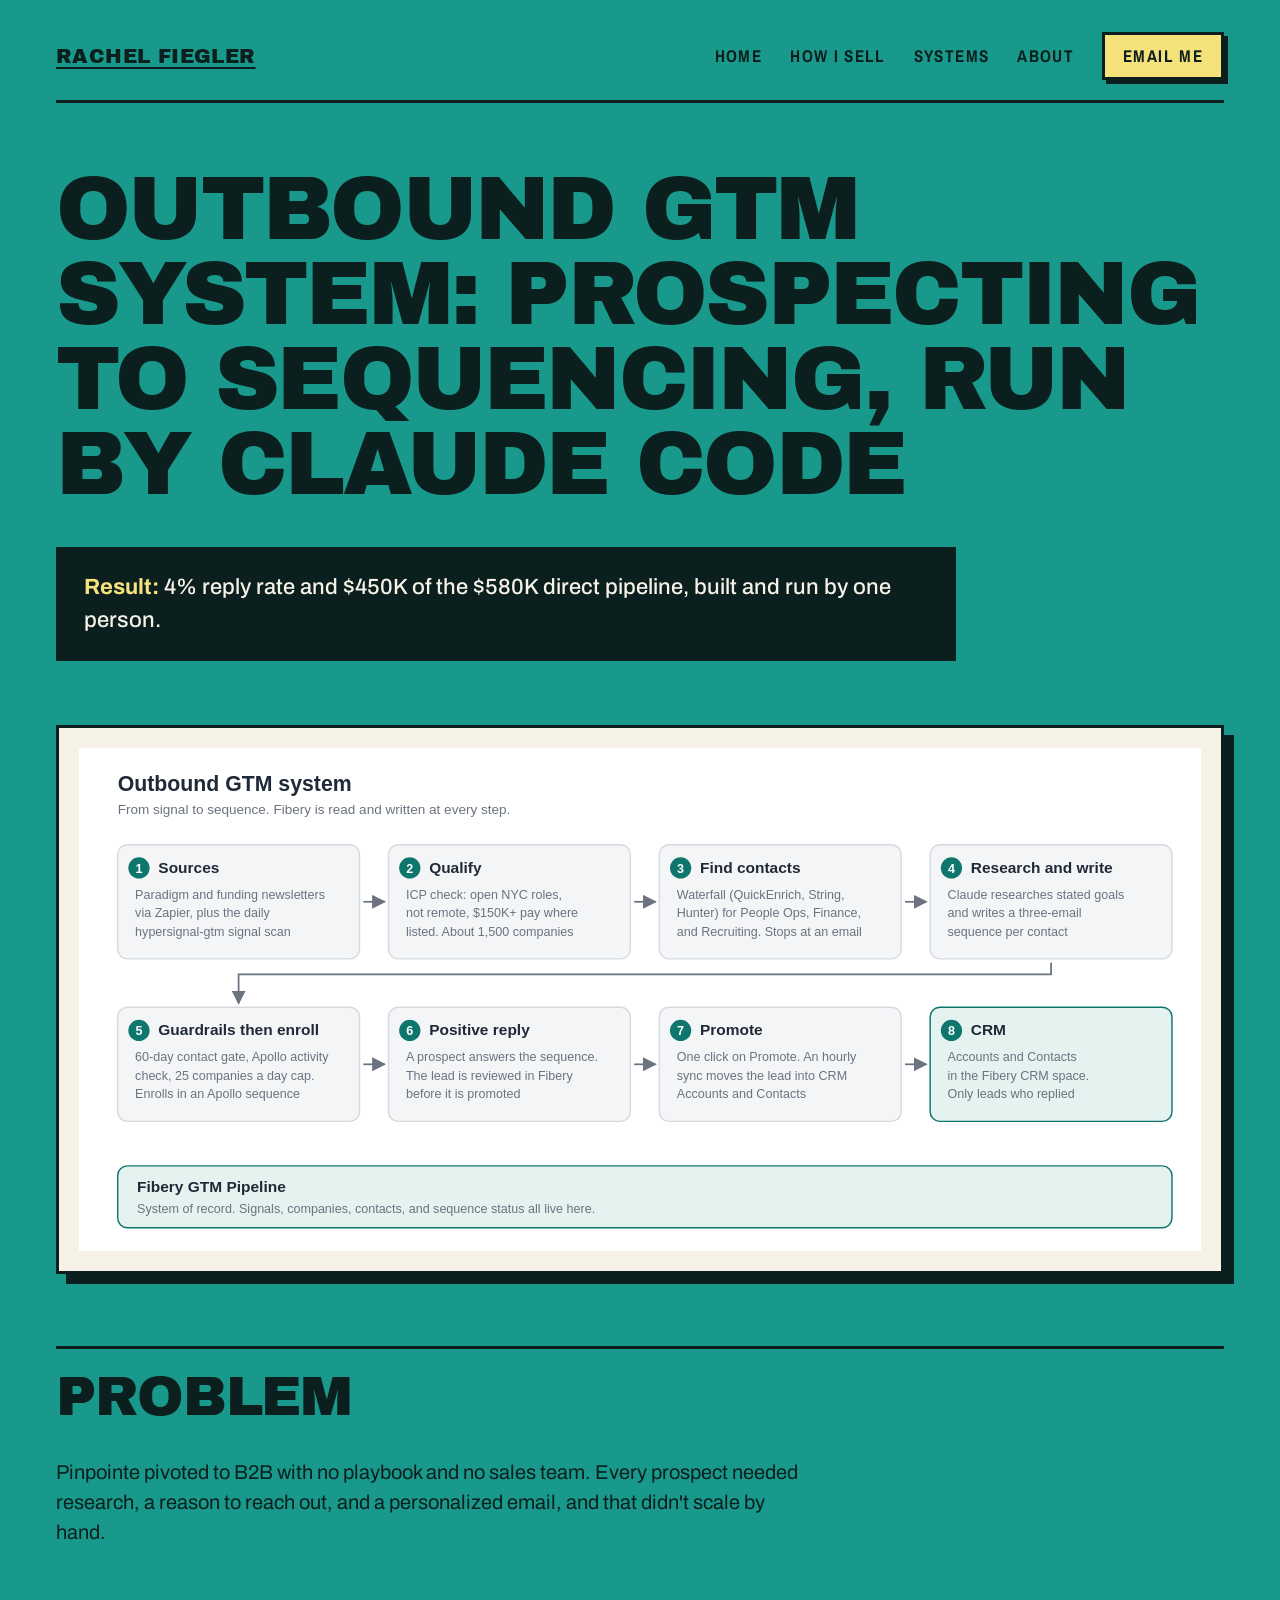
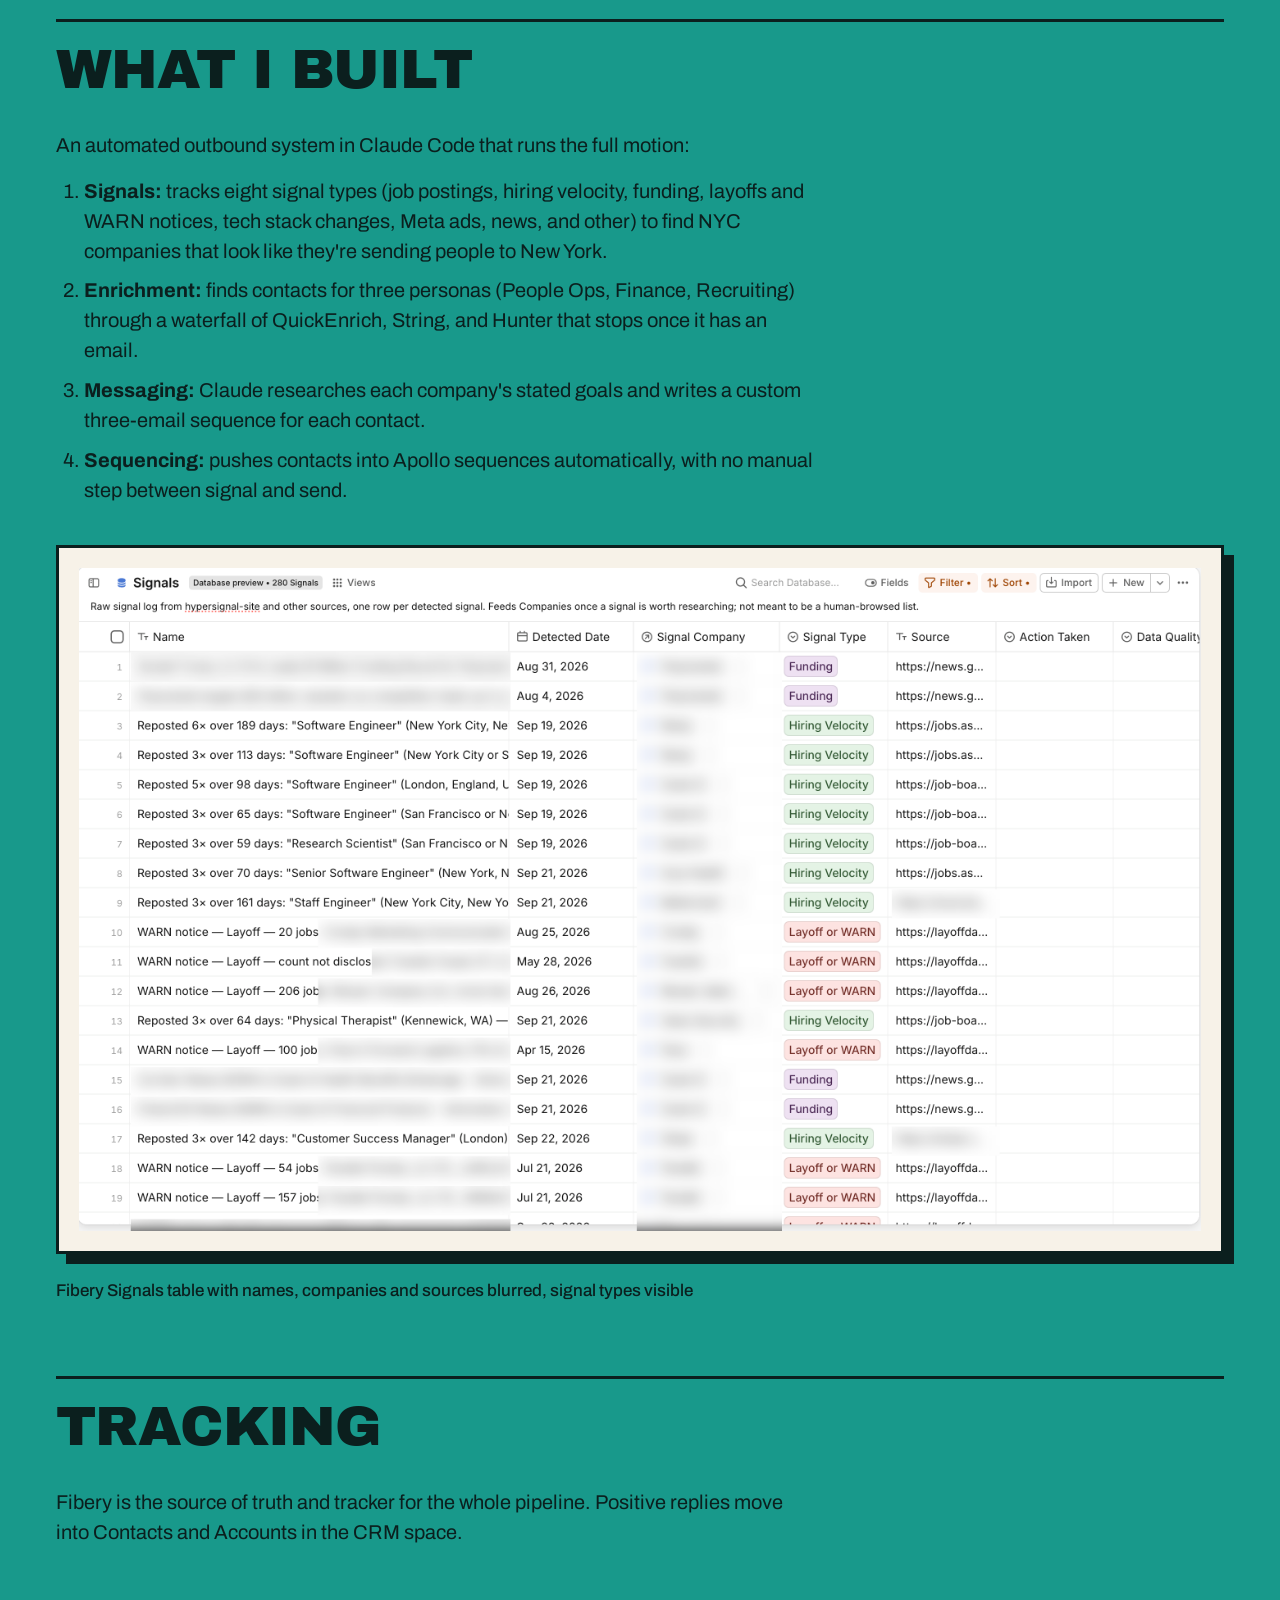
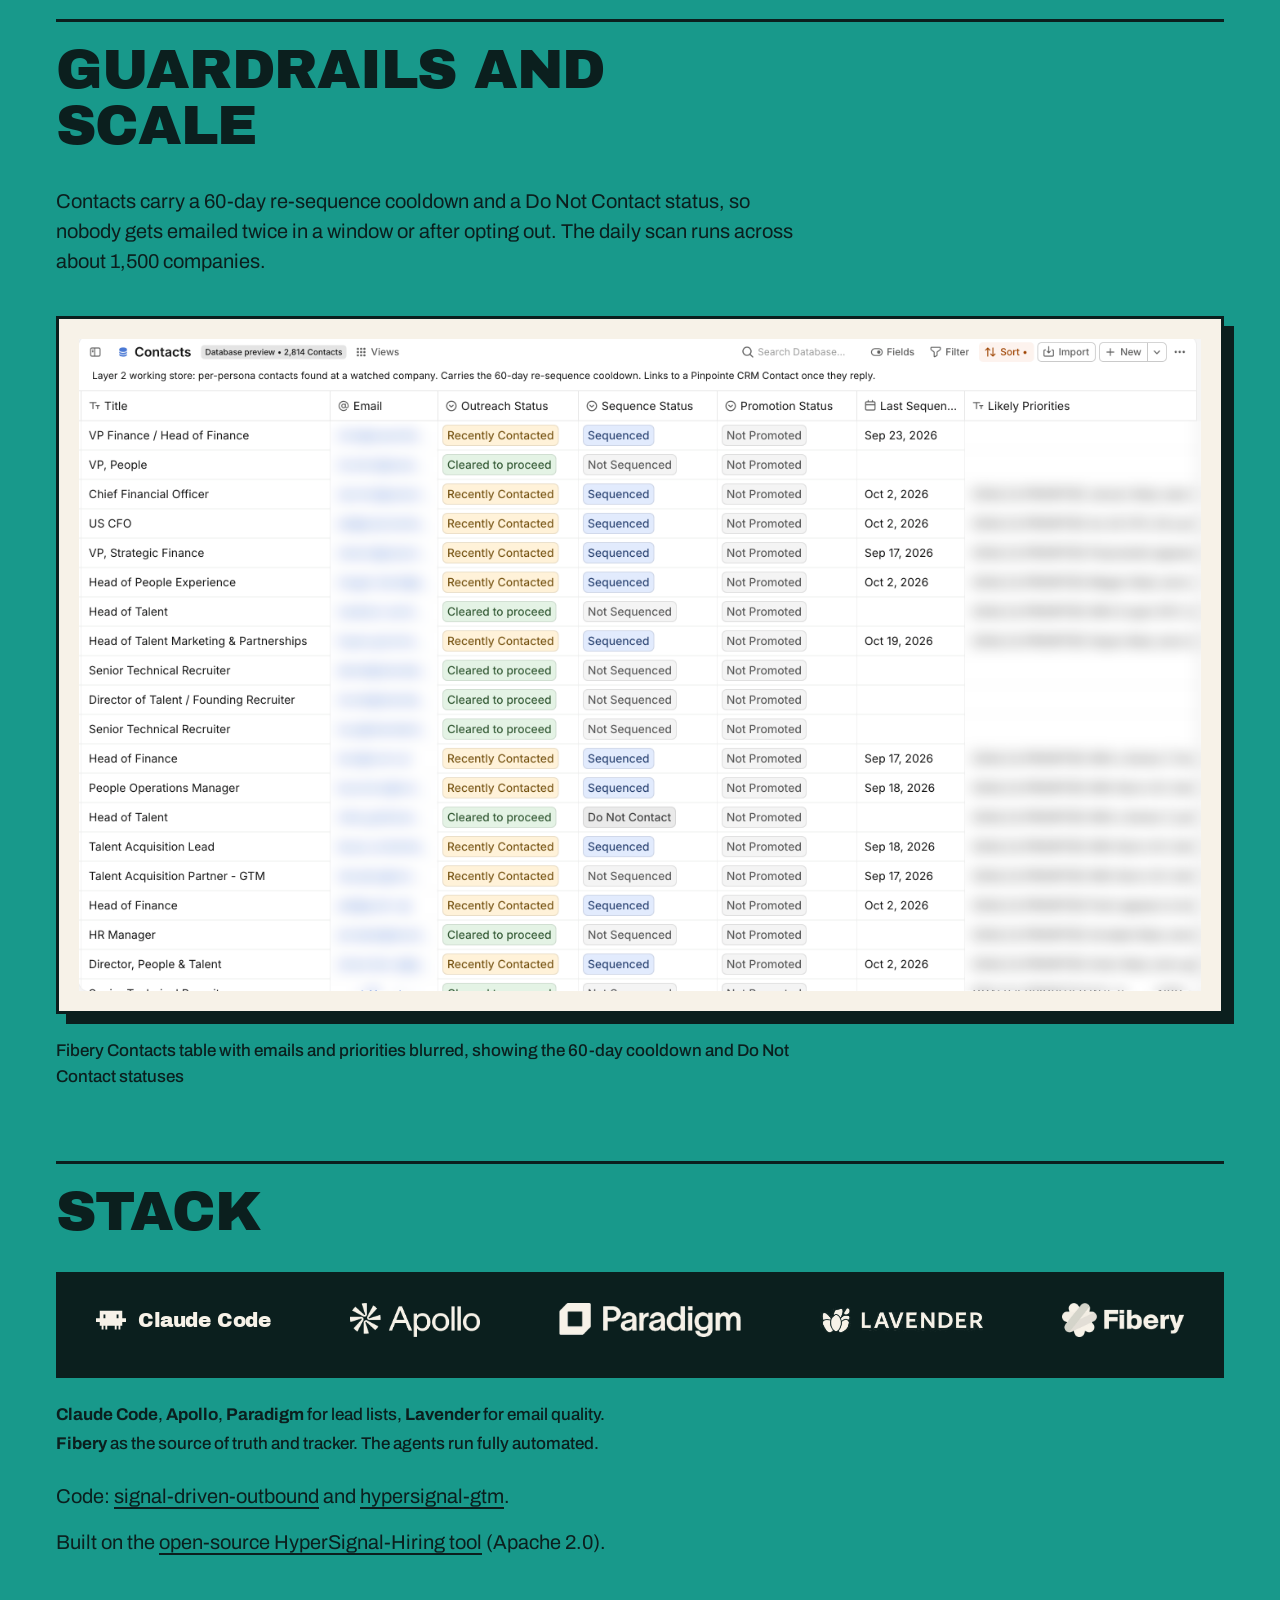
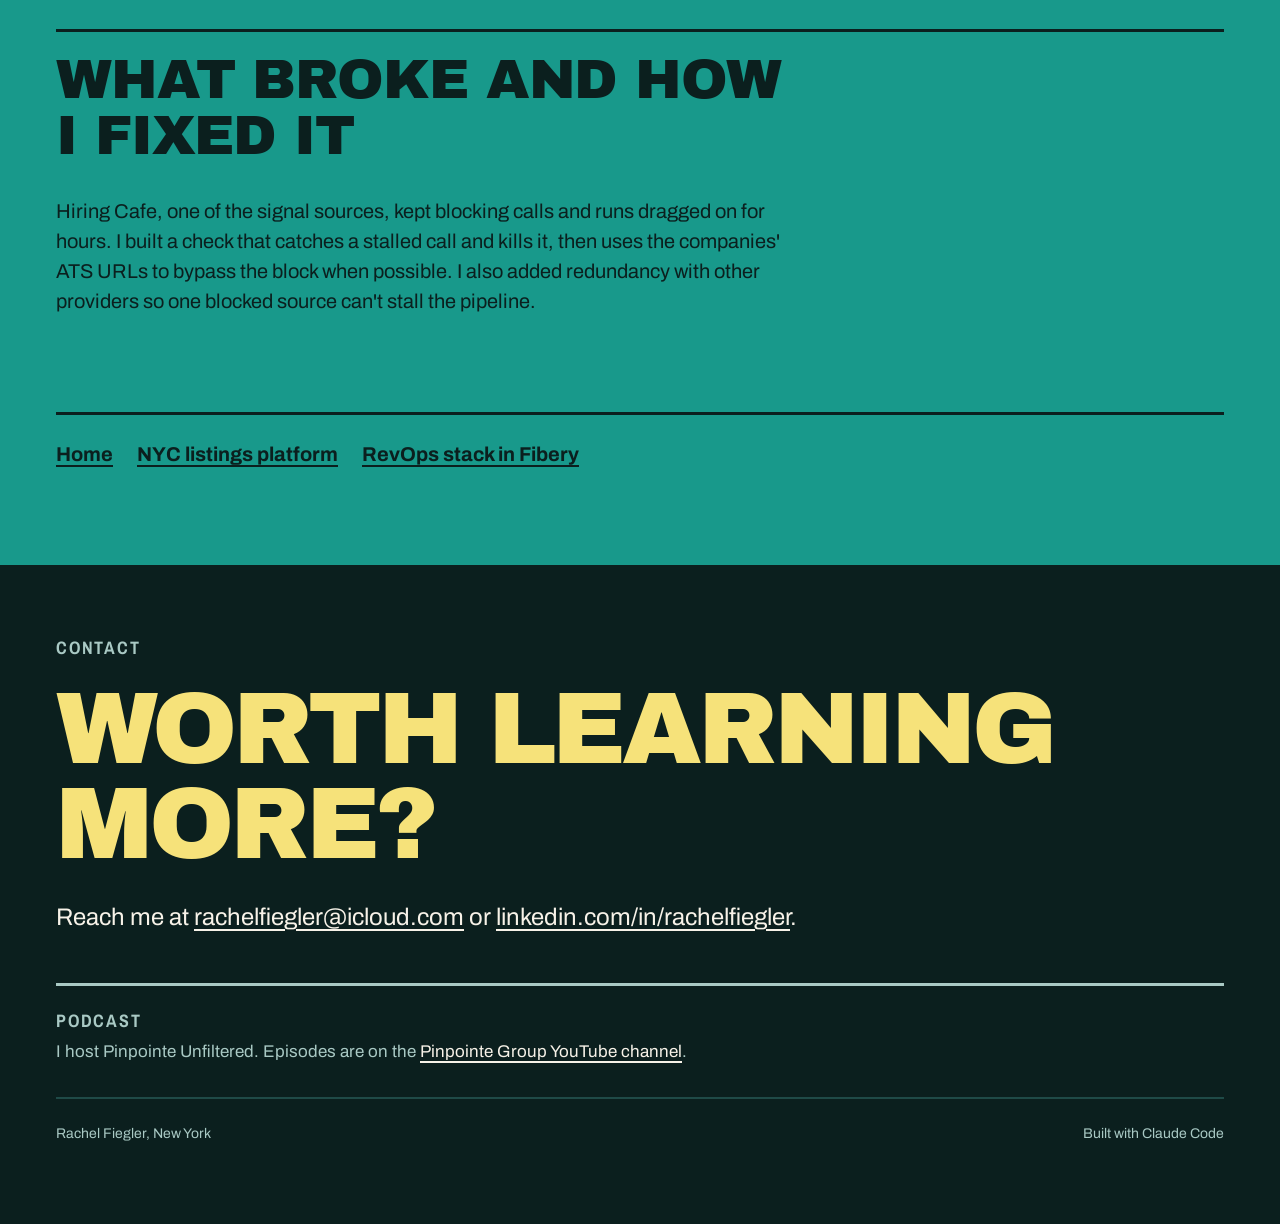
<file: outbound/index.html>
<!doctype html>
<html lang="en">
<head>
<meta charset="utf-8">
<meta name="viewport" content="width=device-width, initial-scale=1">
<meta name="robots" content="noindex, nofollow">
<meta name="description" content="4% reply rate and $450K of the $580K direct pipeline, built and run by one person.">
<meta property="og:title" content="Outbound GTM system | Rachel Fiegler">
<meta property="og:description" content="4% reply rate and $450K of the $580K direct pipeline, built and run by one person.">
<meta property="og:type" content="website">
<meta property="og:url" content="https://rachel-pinpointe.github.io/portfolio/outbound/">
<meta property="og:image" content="https://rachel-pinpointe.github.io/portfolio/images/og.png">
<meta property="og:image:width" content="1200">
<meta property="og:image:height" content="630">
<meta name="twitter:card" content="summary_large_image">
<title>Outbound GTM system | Rachel Fiegler</title>
<link rel="icon" href="../images/favicon.svg" type="image/svg+xml">
<link rel="preload" href="../fonts/archivo-black-latin-400-normal.woff2" as="font" type="font/woff2" crossorigin>
<link rel="stylesheet" href="../css/style.css">
</head>
<body>
<a class="skip" href="#main">Skip to content</a>
<div class="page">
  <header class="topbar">
    <a class="name" href="../">Rachel Fiegler</a>
    <nav class="nav" aria-label="Main">
      <a class="nav-link" href="../">Home</a>
      <a class="nav-link" href="../#sell">How I sell</a>
      <a class="nav-link" href="../#systems">Systems</a>
      <a class="nav-link" href="../#about">About</a>
      <a class="btn" href="mailto:rachelfiegler@icloud.com">Email me</a>
    </nav>
  </header>

  <main id="main">
    <h1 class="case-title">Outbound GTM system: prospecting to sequencing, run by Claude Code</h1>
    <p class="result"><strong>Result:</strong> 4% reply rate and $450K of the $580K direct pipeline, built and run by one person.</p>

    <div class="diagram-wrap">
      <div class="panel scroll" tabindex="0" role="region" aria-label="Outbound GTM system diagram, scrolls sideways on small screens">
        <img src="../images/outbound.svg" width="1160" height="520" alt="Diagram of the outbound GTM system, from signal to sequence, with Fibery read and written at every step. Step 1, sources: Paradigm and funding newsletters via Zapier, plus the daily hypersignal-gtm signal scan. Step 2, qualify: an ICP check across about 1,500 companies. Step 3, find contacts: a waterfall of QuickEnrich, String, and Hunter for People Ops, Finance, and Recruiting that stops at an email. Step 4, research and write: Claude researches stated goals and writes a three-email sequence per contact. Step 5, guardrails then enroll: a 60-day contact gate and an Apollo activity check, then enrollment in an Apollo sequence. Step 6, positive reply: the lead is reviewed in Fibery. Step 7, promote: an hourly sync moves the lead into CRM Accounts and Contacts. Step 8, CRM: only leads who replied. Underneath, the Fibery GTM Pipeline is the system of record for signals, companies, contacts, and sequence status.">
      </div>
    </div>

    <section class="case-section" aria-labelledby="problem-h">
      <div class="text">
        <h2 id="problem-h" class="heading">Problem</h2>
        <p>Pinpointe pivoted to B2B with no playbook and no sales team. Every prospect needed research, a reason to reach out, and a personalized email, and that didn't scale by hand.</p>
      </div>
    </section>

    <section class="case-section" aria-labelledby="built-h">
      <div class="text">
        <h2 id="built-h" class="heading">What I built</h2>
        <p>An automated outbound system in Claude Code that runs the full motion:</p>
        <ol>
          <li><strong>Signals:</strong> tracks eight signal types (job postings, hiring velocity, funding, layoffs and WARN notices, tech stack changes, Meta ads, news, and other) to find NYC companies that look like they're sending people to New York.</li>
          <li><strong>Enrichment:</strong> finds contacts for three personas (People Ops, Finance, Recruiting) through a waterfall of QuickEnrich, String, and Hunter that stops once it has an email.</li>
          <li><strong>Messaging:</strong> Claude researches each company's stated goals and writes a custom three-email sequence for each contact.</li>
          <li><strong>Sequencing:</strong> pushes contacts into Apollo sequences automatically, with no manual step between signal and send.</li>
        </ol>
      </div>
      <figure class="shot">
        <a class="panel" href="../images/fibery-signals.png"><img src="../images/fibery-signals.png" width="2736" height="1618" loading="lazy" alt="Screenshot of the Fibery Signals table. Signal names, companies, and some sources are blurred. The Signal Type column is visible, with values such as Funding, Hiring Velocity, and Layoff or WARN."></a>
        <figcaption>Fibery Signals table with names, companies and sources blurred, signal types visible</figcaption>
      </figure>
    </section>

    <section class="case-section" aria-labelledby="tracking-h">
      <div class="text">
        <h2 id="tracking-h" class="heading">Tracking</h2>
        <p>Fibery is the source of truth and tracker for the whole pipeline. Positive replies move into Contacts and Accounts in the CRM space.</p>
      </div>
    </section>

    <section class="case-section" aria-labelledby="guard-h">
      <div class="text">
        <h2 id="guard-h" class="heading">Guardrails and scale</h2>
        <p>Contacts carry a 60-day re-sequence cooldown and a Do Not Contact status, so nobody gets emailed twice in a window or after opting out. The daily scan runs across about 1,500 companies.</p>
      </div>
      <figure class="shot">
        <a class="panel" href="../images/fibery-contacts.png"><img src="../images/fibery-contacts.png" width="2748" height="1598" loading="lazy" alt="Screenshot of the Fibery Contacts table. Emails and likely priorities are blurred. Job titles are visible along with outreach status (Recently Contacted or Cleared to proceed), sequence status (Sequenced, Not Sequenced, or Do Not Contact), promotion status, and last sequenced date."></a>
        <figcaption>Fibery Contacts table with emails and priorities blurred, showing the 60-day cooldown and Do Not Contact statuses</figcaption>
      </figure>
    </section>

    <section class="case-section" aria-labelledby="stack-h">
      <div class="text">
        <h2 id="stack-h" class="heading">Stack</h2>
      </div>
      <div class="logo-band">
        <ul class="logo-row" aria-label="Stack" style="--T: 774; --gaps: 96px">
          <li class="it"><svg viewBox="0 0 24 24" width="30" height="30" fill="currentColor" aria-hidden="true" focusable="false"><path d="M21 10.5h3v3h-3v3h-1.5v3H18v-3h-1.5v3H15v-3H9v3H7.5v-3H6v3H4.5v-3H3v-3H0v-3h3v-6h18Zm-15 0h1.5v-3H6Zm10.5 0H18v-3h-1.5z"/></svg><span>Claude Code</span></li>
          <li class="it" style="--h:34"><img src="../images/logos/apollo.png" width="130" height="34" alt="Apollo"></li>
          <li class="it" style="--h:34"><img src="../images/logos/paradigm.png" width="181" height="34" alt="Paradigm"></li>
          <li class="it" style="--h:26"><img src="../images/logos/lavender.png" width="162" height="26" alt="Lavender"></li>
          <li class="it" style="--h:34"><img src="../images/logos/fibery.png" width="122" height="34" alt="Fibery"></li>
        </ul>
        <ul class="logo-row" aria-hidden="true">
          <li class="it"><svg viewBox="0 0 24 24" width="30" height="30" fill="currentColor" aria-hidden="true" focusable="false"><path d="M21 10.5h3v3h-3v3h-1.5v3H18v-3h-1.5v3H15v-3H9v3H7.5v-3H6v3H4.5v-3H3v-3H0v-3h3v-6h18Zm-15 0h1.5v-3H6Zm10.5 0H18v-3h-1.5z"/></svg><span>Claude Code</span></li>
          <li class="it" style="--h:34"><img src="../images/logos/apollo.png" width="130" height="34" alt="Apollo"></li>
          <li class="it" style="--h:34"><img src="../images/logos/paradigm.png" width="181" height="34" alt="Paradigm"></li>
          <li class="it" style="--h:26"><img src="../images/logos/lavender.png" width="162" height="26" alt="Lavender"></li>
          <li class="it" style="--h:34"><img src="../images/logos/fibery.png" width="122" height="34" alt="Fibery"></li>
        </ul>
      </div>
      <div class="stack-caption">
        <p><strong>Claude Code</strong>, <strong>Apollo</strong>, <strong>Paradigm</strong> for lead lists, <strong>Lavender</strong> for email quality.</p>
        <p><strong>Fibery</strong> as the source of truth and tracker. The agents run fully automated.</p>
      </div>
      <div class="text after-row">
        <p>Code: <a href="https://github.com/rachel-pinpointe/signal-driven-outbound">signal-driven-outbound</a> and <a href="https://github.com/rachel-pinpointe/hypersignal-gtm">hypersignal-gtm</a>.</p>
        <p>Built on the <a href="https://github.com/athm793/HyperSignal-Hiring">open-source HyperSignal-Hiring tool</a> (Apache 2.0).</p>
      </div>
    </section>

    <section class="case-section" aria-labelledby="broke-h">
      <div class="text">
        <h2 id="broke-h" class="heading">What broke and how I fixed it</h2>
        <p>Hiring Cafe, one of the signal sources, kept blocking calls and runs dragged on for hours. I built a check that catches a stalled call and kills it, then uses the companies' ATS URLs to bypass the block when possible. I also added redundancy with other providers so one blocked source can't stall the pipeline.</p>
      </div>
    </section>
  </main>

  <nav class="case-nav" aria-label="Other systems">
    <p><a href="../">Home</a> <a href="../listings/">NYC listings platform</a> <a href="../revops/">RevOps stack in Fibery</a></p>
  </nav>
</div>

<footer class="closing on-ink">
  <div class="closing-inner">
    <section aria-labelledby="contact-h">
      <h2 id="contact-h" class="label">Contact</h2>
      <p class="big">Worth learning more?</p>
      <p class="reach">Reach me at <a href="mailto:rachelfiegler@icloud.com">rachelfiegler@icloud.com</a> or <a href="https://linkedin.com/in/rachelfiegler">linkedin.com/in/rachelfiegler</a>.</p>
    </section>
    <section class="podcast" aria-labelledby="podcast-h">
      <h2 id="podcast-h" class="label">Podcast</h2>
      <p>I host Pinpointe Unfiltered. Episodes are on the <a href="https://www.youtube.com/@pinpointegroup/podcasts">Pinpointe Group YouTube channel</a>.</p>
    </section>
    <div class="foot-row">
      <span>Rachel Fiegler, New York</span>
      <span>Built with Claude Code</span>
    </div>
  </div>
</footer>
</body>
</html>
</file>
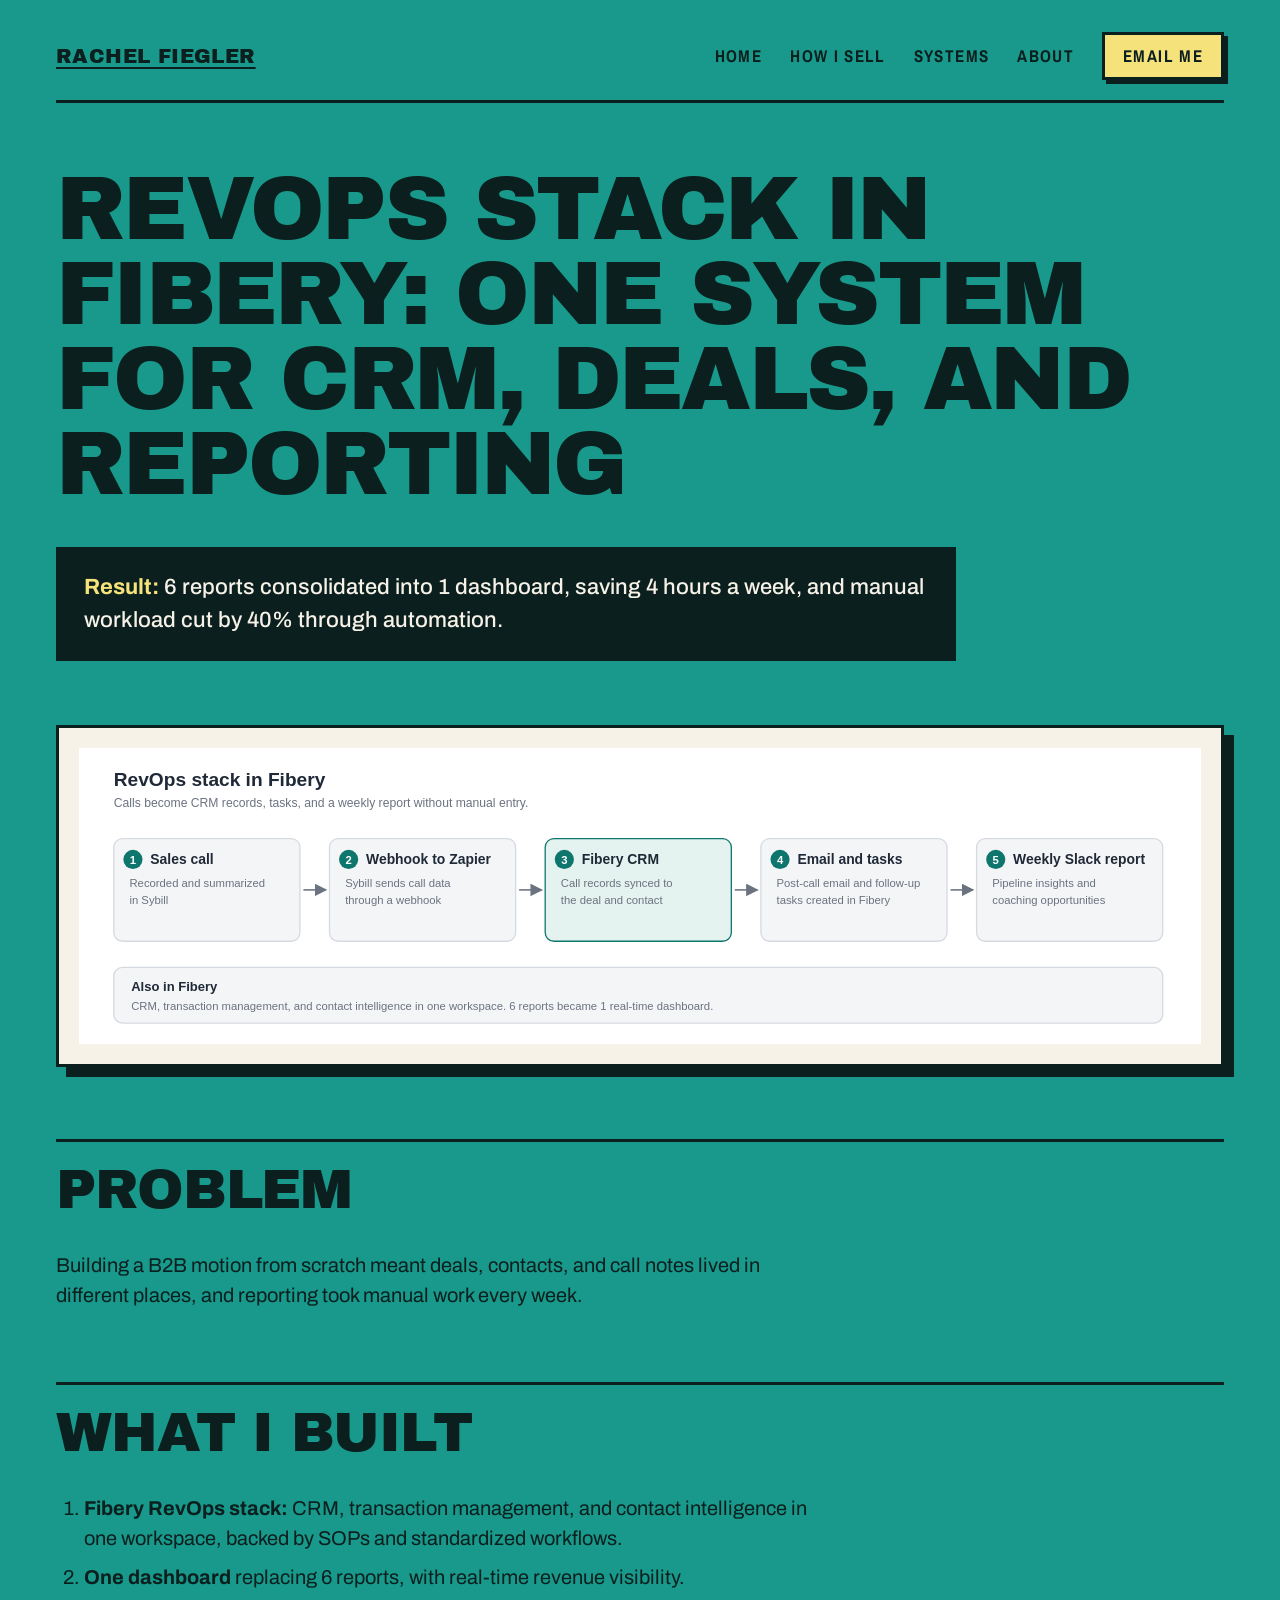
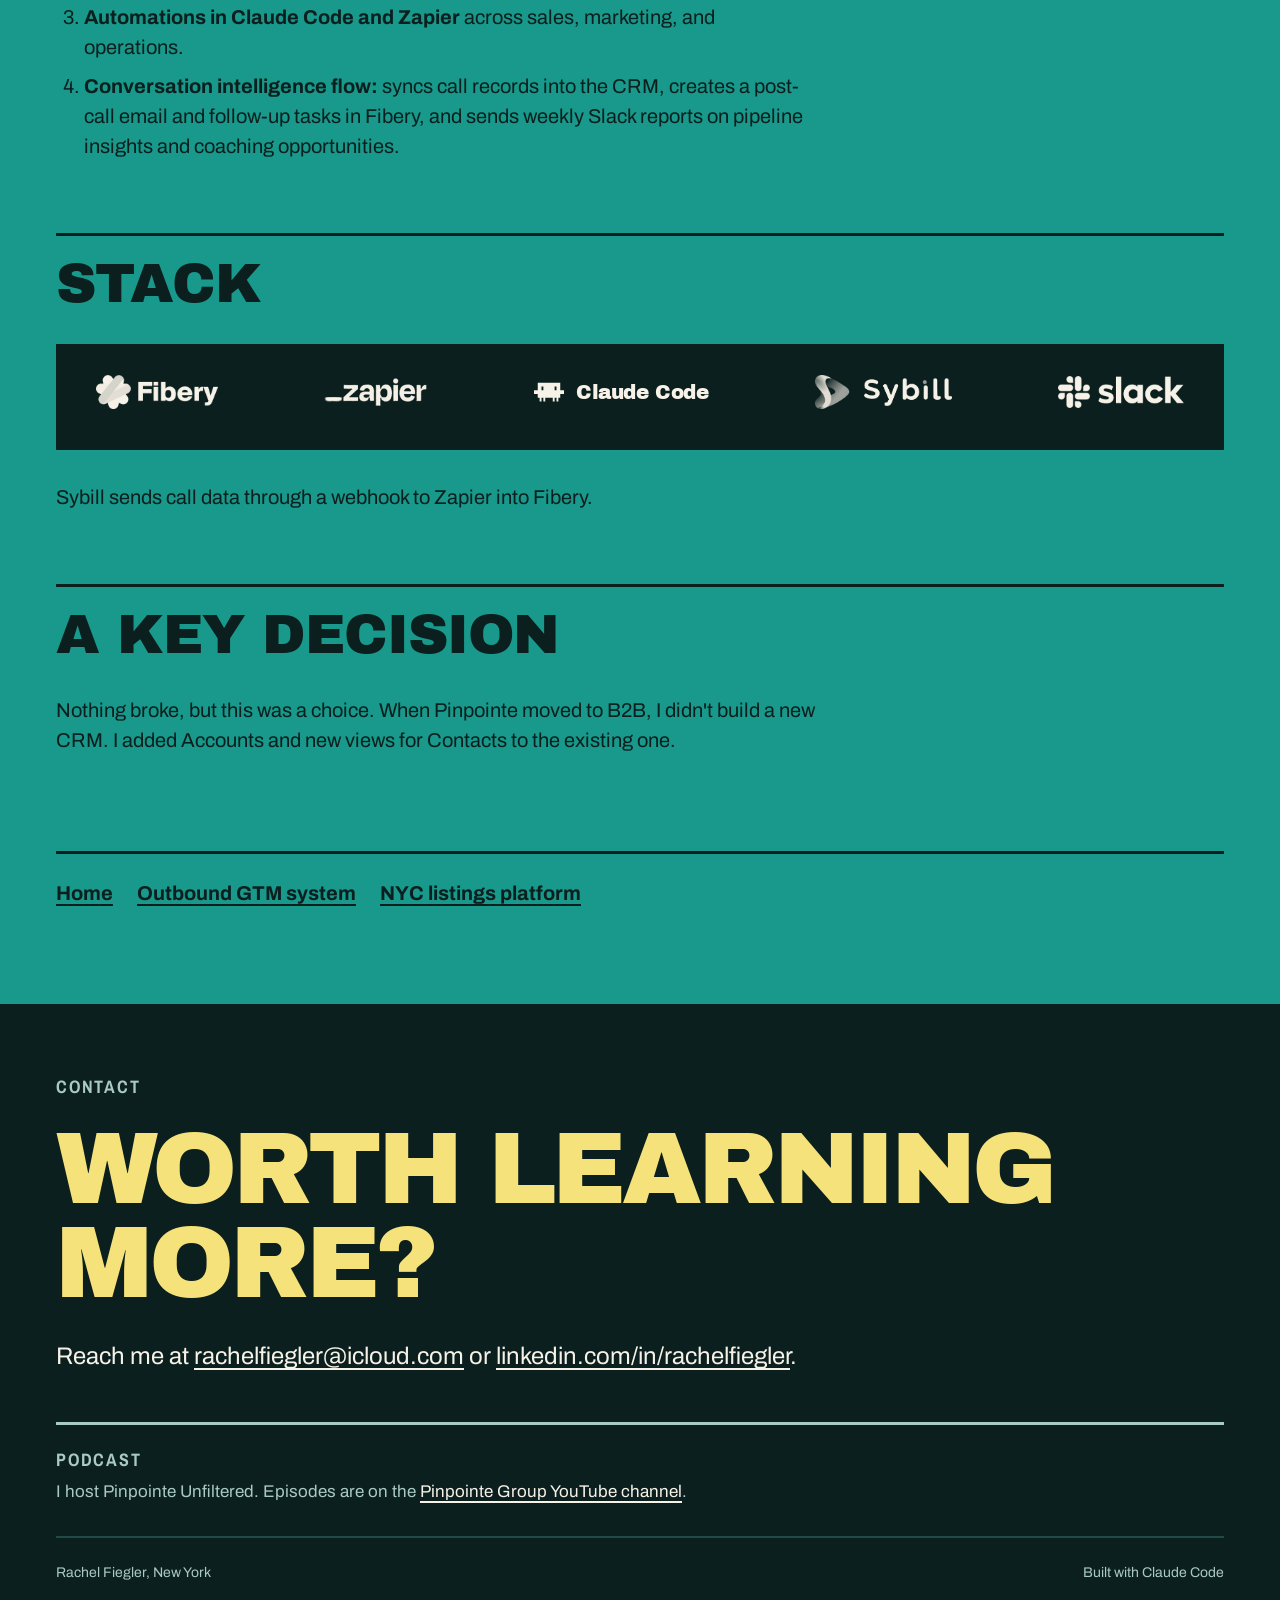
<file: revops/index.html>
<!doctype html>
<html lang="en">
<head>
<meta charset="utf-8">
<meta name="viewport" content="width=device-width, initial-scale=1">
<meta name="robots" content="noindex, nofollow">
<meta name="description" content="6 reports consolidated into 1 dashboard, saving 4 hours a week, and manual workload cut by 40% through automation.">
<meta property="og:title" content="RevOps stack in Fibery | Rachel Fiegler">
<meta property="og:description" content="6 reports consolidated into 1 dashboard, saving 4 hours a week, and manual workload cut by 40% through automation.">
<meta property="og:type" content="website">
<meta property="og:url" content="https://rachel-pinpointe.github.io/portfolio/revops/">
<meta property="og:image" content="https://rachel-pinpointe.github.io/portfolio/images/og.png">
<meta property="og:image:width" content="1200">
<meta property="og:image:height" content="630">
<meta name="twitter:card" content="summary_large_image">
<title>RevOps stack in Fibery | Rachel Fiegler</title>
<link rel="icon" href="../images/favicon.svg" type="image/svg+xml">
<link rel="preload" href="../fonts/archivo-black-latin-400-normal.woff2" as="font" type="font/woff2" crossorigin>
<link rel="stylesheet" href="../css/style.css">
</head>
<body>
<a class="skip" href="#main">Skip to content</a>
<div class="page">
  <header class="topbar">
    <a class="name" href="../">Rachel Fiegler</a>
    <nav class="nav" aria-label="Main">
      <a class="nav-link" href="../">Home</a>
      <a class="nav-link" href="../#sell">How I sell</a>
      <a class="nav-link" href="../#systems">Systems</a>
      <a class="nav-link" href="../#about">About</a>
      <a class="btn" href="mailto:rachelfiegler@icloud.com">Email me</a>
    </nav>
  </header>

  <main id="main">
    <h1 class="case-title">RevOps stack in Fibery: one system for CRM, deals, and reporting</h1>
    <p class="result"><strong>Result:</strong> 6 reports consolidated into 1 dashboard, saving 4 hours a week, and manual workload cut by 40% through automation.</p>

    <div class="diagram-wrap">
      <div class="panel scroll" tabindex="0" role="region" aria-label="RevOps stack diagram, scrolls sideways on small screens">
        <img src="../images/revops.svg" width="1290" height="340" alt="Diagram of the RevOps stack in Fibery, where calls become CRM records, tasks, and a weekly report without manual entry. Step 1, sales call: recorded and summarized in Sybill. Step 2, webhook to Zapier: Sybill sends call data through a webhook. Step 3, Fibery CRM: call records synced to the deal and contact. Step 4, email and tasks: post-call email and follow-up tasks created in Fibery. Step 5, weekly Slack report: pipeline insights and coaching opportunities. Also in Fibery: CRM, transaction management, and contact intelligence in one workspace. 6 reports became 1 real-time dashboard.">
      </div>
    </div>

    <section class="case-section" aria-labelledby="problem-h">
      <div class="text">
        <h2 id="problem-h" class="heading">Problem</h2>
        <p>Building a B2B motion from scratch meant deals, contacts, and call notes lived in different places, and reporting took manual work every week.</p>
      </div>
    </section>

    <section class="case-section" aria-labelledby="built-h">
      <div class="text">
        <h2 id="built-h" class="heading">What I built</h2>
        <ol>
          <li><strong>Fibery RevOps stack:</strong> CRM, transaction management, and contact intelligence in one workspace, backed by SOPs and standardized workflows.</li>
          <li><strong>One dashboard</strong> replacing 6 reports, with real-time revenue visibility.</li>
          <li><strong>Automations in Claude Code and Zapier</strong> across sales, marketing, and operations.</li>
          <li><strong>Conversation intelligence flow:</strong> syncs call records into the CRM, creates a post-call email and follow-up tasks in Fibery, and sends weekly Slack reports on pipeline insights and coaching opportunities.</li>
        </ol>
      </div>
    </section>

    <section class="case-section" aria-labelledby="stack-h">
      <div class="text">
        <h2 id="stack-h" class="heading">Stack</h2>
      </div>
      <div class="logo-band">
        <ul class="logo-row" aria-label="Stack" style="--T: 665; --gaps: 96px">
          <li class="it" style="--h:34"><img src="../images/logos/fibery.png" width="122" height="34" alt="Fibery"></li>
          <li class="it" style="--h:28"><img src="../images/logos/zapier.png" width="103" height="28" alt="Zapier"></li>
          <li class="it"><svg viewBox="0 0 24 24" width="30" height="30" fill="currentColor" aria-hidden="true" focusable="false"><path d="M21 10.5h3v3h-3v3h-1.5v3H18v-3h-1.5v3H15v-3H9v3H7.5v-3H6v3H4.5v-3H3v-3H0v-3h3v-6h18Zm-15 0h1.5v-3H6Zm10.5 0H18v-3h-1.5z"/></svg><span>Claude Code</span></li>
          <li class="it" style="--h:34"><img src="../images/logos/sybill.png" width="136" height="34" alt="Sybill"></li>
          <li class="it" style="--h:32"><img src="../images/logos/slack.png" width="126" height="32" alt="Slack"></li>
        </ul>
        <ul class="logo-row" aria-hidden="true">
          <li class="it" style="--h:34"><img src="../images/logos/fibery.png" width="122" height="34" alt="Fibery"></li>
          <li class="it" style="--h:28"><img src="../images/logos/zapier.png" width="103" height="28" alt="Zapier"></li>
          <li class="it"><svg viewBox="0 0 24 24" width="30" height="30" fill="currentColor" aria-hidden="true" focusable="false"><path d="M21 10.5h3v3h-3v3h-1.5v3H18v-3h-1.5v3H15v-3H9v3H7.5v-3H6v3H4.5v-3H3v-3H0v-3h3v-6h18Zm-15 0h1.5v-3H6Zm10.5 0H18v-3h-1.5z"/></svg><span>Claude Code</span></li>
          <li class="it" style="--h:34"><img src="../images/logos/sybill.png" width="136" height="34" alt="Sybill"></li>
          <li class="it" style="--h:32"><img src="../images/logos/slack.png" width="126" height="32" alt="Slack"></li>
        </ul>
      </div>
      <div class="text after-row">
        <p>Sybill sends call data through a webhook to Zapier into Fibery.</p>
      </div>
    </section>

    <section class="case-section" aria-labelledby="decision-h">
      <div class="text">
        <h2 id="decision-h" class="heading">A key decision</h2>
        <p>Nothing broke, but this was a choice. When Pinpointe moved to B2B, I didn't build a new CRM. I added Accounts and new views for Contacts to the existing one.</p>
      </div>
    </section>
  </main>

  <nav class="case-nav" aria-label="Other systems">
    <p><a href="../">Home</a> <a href="../outbound/">Outbound GTM system</a> <a href="../listings/">NYC listings platform</a></p>
  </nav>
</div>

<footer class="closing on-ink">
  <div class="closing-inner">
    <section aria-labelledby="contact-h">
      <h2 id="contact-h" class="label">Contact</h2>
      <p class="big">Worth learning more?</p>
      <p class="reach">Reach me at <a href="mailto:rachelfiegler@icloud.com">rachelfiegler@icloud.com</a> or <a href="https://linkedin.com/in/rachelfiegler">linkedin.com/in/rachelfiegler</a>.</p>
    </section>
    <section class="podcast" aria-labelledby="podcast-h">
      <h2 id="podcast-h" class="label">Podcast</h2>
      <p>I host Pinpointe Unfiltered. Episodes are on the <a href="https://www.youtube.com/@pinpointegroup/podcasts">Pinpointe Group YouTube channel</a>.</p>
    </section>
    <div class="foot-row">
      <span>Rachel Fiegler, New York</span>
      <span>Built with Claude Code</span>
    </div>
  </div>
</footer>
</body>
</html>
</file>
<file: css/style.css>
/* Fonts: self-hosted, SIL OFL 1.1, see fonts/README.txt */
@font-face { font-family: "Archivo Black"; font-style: normal; font-weight: 400; font-display: swap; src: url("../fonts/archivo-black-latin-400-normal.woff2") format("woff2"); }
@font-face { font-family: "Archivo"; font-style: normal; font-weight: 400; font-display: swap; src: url("../fonts/archivo-latin-400-normal.woff2") format("woff2"); }
@font-face { font-family: "Archivo"; font-style: normal; font-weight: 500; font-display: swap; src: url("../fonts/archivo-latin-500-normal.woff2") format("woff2"); }
@font-face { font-family: "Archivo"; font-style: normal; font-weight: 700; font-display: swap; src: url("../fonts/archivo-latin-700-normal.woff2") format("woff2"); }
@font-face { font-family: "Archivo Narrow"; font-style: normal; font-weight: 700; font-display: swap; src: url("../fonts/archivo-narrow-latin-700-normal.woff2") format("woff2"); }

:root {
  color-scheme: light;
  --teal: #18998B;
  --ink: #0B1F1E;
  --butter: #F6E27A;
  --cream: #F7F2E8;
  --mist: #A9C9C4;

  --display: "Archivo Black", "Arial Black", Impact, sans-serif;
  --body: "Archivo", -apple-system, BlinkMacSystemFont, "Segoe UI", Helvetica, Arial, sans-serif;
  --narrow: "Archivo Narrow", "Arial Narrow", "Helvetica Neue", Arial, sans-serif;

  --rule: 3px solid var(--ink);
  --shadow: 10px 10px 0 var(--ink);
  --pad: 56px;
  --max: 1280px;
}

*, *::before, *::after { box-sizing: border-box; }
html { -webkit-text-size-adjust: 100%; background: var(--teal); }

body {
  margin: 0;
  background: var(--teal);
  color: var(--ink);
  font-family: var(--body);
  font-weight: 400;
  font-size: clamp(18px, 1.1vw + 14px, 20px);
  line-height: 1.5;
  overflow-wrap: break-word;
}

img { max-width: 100%; height: auto; display: block; }
p, ul, ol { margin: 0 0 1rem; }
h1, h2, h3 { margin: 0; font-weight: 400; }

/* Links */
a {
  color: var(--ink);
  text-decoration: underline;
  text-decoration-thickness: 2px;
  text-underline-offset: 4px;
}
a:hover { background: var(--butter); }
a:focus-visible, [tabindex]:focus-visible { outline: 3px solid var(--ink); outline-offset: 3px; }

.on-ink a { color: var(--cream); }
.on-ink a:hover { background: transparent; color: var(--butter); }
.on-ink a:focus-visible { outline-color: var(--butter); }

.skip { position: absolute; left: -9999px; }
.skip:focus { left: 20px; top: 12px; background: var(--butter); padding: 8px 12px; z-index: 10; }

/* Page frame */
.page { max-width: var(--max); margin: 0 auto; padding: 32px var(--pad) 0; }

/* Small uppercase section labels */
.label {
  font-family: var(--narrow);
  font-weight: 700;
  font-size: 18px;
  line-height: 1.2;
  text-transform: uppercase;
  letter-spacing: 0.1em;
  margin: 0 0 24px;
}

/* Top bar */
.topbar {
  display: flex;
  flex-wrap: wrap;
  justify-content: space-between;
  align-items: center;
  gap: 8px 16px;
  border-bottom: var(--rule);
  padding-bottom: 20px;
}
.topbar .name { font-family: var(--display); font-size: 20px; letter-spacing: 0.02em; text-transform: uppercase; }
.nav { display: flex; flex-wrap: wrap; align-items: center; gap: 12px 28px; }
.nav-link {
  font-family: var(--narrow);
  font-weight: 700;
  font-size: 17px;
  text-transform: uppercase;
  letter-spacing: 0.08em;
  text-decoration: none;
}
.btn {
  font-family: var(--narrow);
  font-weight: 700;
  font-size: 17px;
  text-transform: uppercase;
  letter-spacing: 0.08em;
  text-decoration: none;
  background: var(--butter);
  color: var(--ink);
  border: var(--rule);
  padding: 8px 18px;
  box-shadow: 4px 4px 0 var(--ink);
  white-space: nowrap;
}
.btn:hover { background: var(--ink); color: var(--butter); }

/* Section headings */
.heading {
  font-family: var(--display);
  text-transform: uppercase;
  letter-spacing: -0.02em;
  line-height: 1;
  font-size: clamp(32px, 5vw, 56px);
  color: var(--ink);
  border-top: var(--rule);
  padding-top: 20px;
  margin: 0 0 32px;
}

/* Sections */
.block { margin-top: 88px; }

/* Hero */
.hero { margin-top: 72px; }
.hero h1 {
  font-family: var(--display);
  text-transform: uppercase;
  font-size: clamp(48px, 7.4vw, 104px);
  line-height: 0.9;
  letter-spacing: -0.04em;
}
.hl { background: var(--ink); color: var(--butter); padding: 0 0.1em; display: inline-block; }
.lede {
  margin: 40px 0 0;
  font-size: clamp(22px, 1.2vw + 16px, 26px);
  line-height: 1.4;
  font-weight: 500;
  max-width: 760px;
}

/* Results strip */
.results {
  list-style: none;
  margin: 72px 0 0;
  padding: 0;
  display: grid;
  grid-template-columns: repeat(3, minmax(0, 1fr));
  border: var(--rule);
}
.results li { padding: 36px; display: flex; flex-direction: column; gap: 12px; border-right: var(--rule); border-bottom: var(--rule); }
.results li:nth-child(3n) { border-right: 0; }
.results li:nth-last-child(-n+3) { border-bottom: 0; }
.results .num {
  font-family: var(--display);
  text-transform: uppercase;
  font-size: clamp(38px, calc(7.4vw - 27px), 68px);
  line-height: 0.9;
  letter-spacing: -0.04em;
}
.results .lbl { font-size: 20px; line-height: 1.35; }
.results .feature { background: var(--ink); color: var(--cream); }
.results .feature .num { color: var(--butter); }

/* How I sell */
.sell { display: grid; grid-template-columns: minmax(0, 1.25fr) minmax(0, 1fr); gap: 56px; align-items: start; }
.sell-text p { font-size: 20px; }
.sell-text .sell-close { font-weight: 700; margin-bottom: 0; }
.sell-stats { background: var(--ink); color: var(--cream); padding: 32px; }
.sell-stats .label { margin-bottom: 8px; }
.sell-stats ul { list-style: none; margin: 0; padding: 0; display: grid; grid-template-columns: max-content minmax(0, 1fr); column-gap: 20px; }
.sell-stats li { grid-column: 1 / -1; display: grid; grid-template-columns: subgrid; align-items: baseline; padding: 16px 0; border-bottom: 3px solid var(--mist); }
.sell-stats li:last-child { border-bottom: 0; padding-bottom: 0; }
.sell-stats .num { font-family: var(--display); color: var(--butter); font-size: clamp(32px, 2.8vw, 40px); line-height: 1; letter-spacing: -0.03em; white-space: nowrap; grid-column: 1; }
.sell-stats .lbl { font-size: 18px; line-height: 1.35; grid-column: 2; }

/* Systems rows */
.sys {
  display: grid;
  grid-template-columns: 120px minmax(0, 1fr) minmax(0, 1.4fr);
  gap: 32px;
  padding: 36px 0;
  border-bottom: var(--rule);
  align-items: baseline;
}
.sys:last-child { border-bottom: 0; }
.sys .idx {
  font-family: var(--display);
  font-size: 56px;
  line-height: 1;
  color: var(--butter);
  -webkit-text-stroke: 2px var(--ink);
  paint-order: stroke fill;
}
.sys h3 { font-family: var(--display); text-transform: uppercase; font-size: clamp(30px, 3.4vw, 44px); line-height: 1; letter-spacing: -0.02em; }
.sys p { margin: 0; }

/* Panels for diagrams and screenshots */
.panel {
  background: var(--cream);
  border: var(--rule);
  box-shadow: var(--shadow);
  padding: 20px;
}
.panel.scroll { overflow-x: auto; -webkit-overflow-scrolling: touch; }
.panel.scroll img { width: 100%; }
figure { margin: 0; }
.caption { margin: 32px 0 0; font-size: 20px; font-weight: 500; max-width: 780px; }

/* About with photo */
.about {
  border-top: var(--rule);
  padding-top: 20px;
  display: flex;
  justify-content: space-between;
  align-items: flex-start;
  gap: 64px;
}
.about-col { max-width: 760px; min-width: 0; }
.about .heading { border-top: 0; padding-top: 0; margin-bottom: 24px; }
.about-text { font-size: 22px; font-weight: 500; margin: 0; }
.portrait {
  width: 300px;
  height: 300px;
  flex: none;
  border-radius: 50%;
  object-fit: cover;
  border: var(--rule);
  box-shadow: var(--shadow);
}

/* Stack logos. Item sizes scale with --u (1px = spec size); only case rows shrink it. */
.it { display: flex; align-items: center; gap: min(12px, calc(12 * var(--u, 1px))); flex: none; color: var(--cream); }
.it img { display: block; max-width: none; width: auto; height: min(calc(var(--h) * 1px), calc(var(--h) * var(--u, 1px))); }
.it svg { display: block; flex: none; width: min(30px, calc(30 * var(--u, 1px))); height: min(30px, calc(30 * var(--u, 1px))); }
.it span { font-family: var(--display); font-size: min(20px, calc(20 * var(--u, 1px))); line-height: 1; letter-spacing: -0.02em; white-space: nowrap; }

/* Home: scrolling band */
.marq {
  display: flex;
  overflow: hidden;
  background: var(--ink);
  border-top: var(--rule);
  border-bottom: var(--rule);
  margin: 0 calc(-1 * var(--pad));
  padding: 28px 0;
  -webkit-mask-image: linear-gradient(90deg, transparent, #000 6%, #000 94%, transparent);
  mask-image: linear-gradient(90deg, transparent, #000 6%, #000 94%, transparent);
}
.track {
  display: flex;
  flex: none;
  align-items: center;
  gap: 72px;
  padding: 0 36px;
  margin: 0;
  list-style: none;
  animation: scroll 45s linear infinite;
}
.marq:hover .track { animation-play-state: paused; }
@keyframes scroll { from { transform: translateX(0); } to { transform: translateX(-100%); } }

/* Case studies: one static line at 900px and up, scrolling band below */
.logo-band {
  container-type: inline-size;
  background: var(--ink);
  border-top: var(--rule);
  border-bottom: var(--rule);
  overflow: hidden;
}
.logo-row {
  list-style: none;
  margin: 0;
  padding: 28px 40px;
  display: flex;
  flex-wrap: nowrap;
  justify-content: space-between;
  align-items: center;
  gap: 24px;
}
@supports (container-type: inline-size) {
  .logo-row { --u: min(1px, calc((100cqw - 80px - var(--gaps)) / var(--T))); }
}
.logo-row[aria-hidden="true"] { display: none; }
.stack-caption { margin-top: 24px; max-width: 760px; }
.stack-caption p { font-size: 17px; font-weight: 500; margin: 0 0 4px; }
.stack-caption strong { font-weight: 700; }
.after-row { margin-top: 32px; }
.stack-caption + .after-row { margin-top: 24px; }

/* Career */
.role { border-top: var(--rule); padding: 24px 0; display: grid; grid-template-columns: minmax(0, 1fr) minmax(0, 2fr); gap: 8px 32px; }
.role h3 { font-family: var(--display); text-transform: uppercase; font-size: 28px; line-height: 1.05; letter-spacing: -0.01em; margin-bottom: 8px; }
.role .meta { font-size: 16px; font-weight: 700; margin: 0; }
.role > p { margin: 0; }
.more { border-top: var(--rule); padding-top: 16px; font-size: 16px; }
.heading + .role { border-top: 0; padding-top: 0; }

/* Closing block */
.closing {
  background: var(--ink);
  color: var(--cream);
  margin-top: 96px;
}
.closing-inner { max-width: var(--max); margin: 0 auto; padding: 72px var(--pad) 80px; }
.closing .label { color: var(--mist); }
.closing .big {
  font-family: var(--display);
  text-transform: uppercase;
  color: var(--butter);
  font-size: clamp(48px, 8vw, 112px);
  line-height: 0.92;
  letter-spacing: -0.04em;
  margin: 0 0 28px;
}
.closing .reach { font-size: clamp(20px, 1.2vw + 14px, 24px); margin: 0; }
.closing .podcast { margin-top: 48px; border-top: 3px solid var(--mist); padding-top: 24px; }
.closing .podcast .label { margin-bottom: 8px; }
.closing .podcast p { color: var(--mist); font-size: 17px; margin: 0; }
.foot-row {
  border-top: 2px solid #1F4A47;
  margin-top: 32px;
  padding-top: 24px;
  display: flex;
  flex-wrap: wrap;
  justify-content: space-between;
  gap: 8px 32px;
  font-size: 14px;
  color: var(--mist);
}

/* Case study pages */
.case-title {
  font-family: var(--display);
  text-transform: uppercase;
  font-size: clamp(34px, 7vw, 96px);
  line-height: 0.95;
  letter-spacing: -0.03em;
  margin-top: 64px;
}
.result { background: var(--ink); color: var(--cream); padding: 24px 28px; margin: 40px 0 0; font-size: 22px; font-weight: 500; max-width: 900px; }
.result strong { color: var(--butter); font-weight: 700; }
.case-section { margin-top: 72px; border-top: var(--rule); padding-top: 20px; }
.case-section .heading { border-top: 0; padding-top: 0; }
.case-section > .text { max-width: 760px; }
.case-section ol { padding-left: 1.4em; }
.case-section li { margin-bottom: 0.6rem; }
.case-section .panel { margin-top: 40px; }
.shot a { display: block; }
.shot a:hover { background: var(--cream); }
.shot figcaption, .pair-caption { margin-top: 24px; font-size: 17px; font-weight: 500; max-width: 760px; }
.pair { display: grid; grid-template-columns: repeat(2, minmax(0, 1fr)); gap: 40px; margin-top: 40px; align-items: start; }
.pair .panel { margin-top: 0; }
.diagram-wrap { margin-top: 64px; }

.case-nav { margin-top: 96px; border-top: var(--rule); padding-top: 24px; font-weight: 700; }
.case-nav p { margin: 0; display: flex; flex-wrap: wrap; gap: 8px 24px; }

/* Responsive */
@media (max-width: 899px) {
  :root { --pad: 32px; }
  .results { grid-template-columns: repeat(2, minmax(0, 1fr)); }
  .results li:nth-child(n) { border-right: var(--rule); border-bottom: var(--rule); }
  .results li:nth-child(2n) { border-right: 0; }
  .results li:nth-last-child(-n+2) { border-bottom: 0; }
  .results .num { font-size: clamp(40px, calc(11vw - 26px), 64px); }
  .sell { grid-template-columns: minmax(0, 1fr); gap: 40px; }
  .sys { grid-template-columns: minmax(0, 1fr); gap: 12px; padding: 28px 0; }
  .about { flex-direction: column; gap: 40px; }
  .logo-band {
    display: flex;
    margin: 0 calc(-1 * var(--pad));
    padding: 28px 0;
    -webkit-mask-image: linear-gradient(90deg, transparent, #000 6%, #000 94%, transparent);
    mask-image: linear-gradient(90deg, transparent, #000 6%, #000 94%, transparent);
  }
  .logo-row, .logo-row[aria-hidden="true"] {
    --u: 1px;
    display: flex;
    flex: none;
    justify-content: flex-start;
    gap: 72px;
    padding: 0 36px;
    animation: scroll 45s linear infinite;
  }
  .logo-band:hover .logo-row { animation-play-state: paused; }
  .portrait { width: 240px; height: 240px; align-self: center; }
  .role { grid-template-columns: minmax(0, 1fr); }
  .pair { grid-template-columns: minmax(0, 1fr); }
  .panel.scroll img { min-width: 760px; }
  .block, .closing { margin-top: 72px; }
}

@media (max-width: 599px) {
  :root { --pad: 20px; --shadow: 6px 6px 0 var(--ink); }
  .page { padding-top: 20px; }
  .hero { margin-top: 48px; }
  .hero h1 { font-size: clamp(34px, 9.4vw, 52px); }
  .lede { margin-top: 28px; }
  .results { margin-top: 48px; }
  .results li { padding: 24px 20px; }
  .results { grid-template-columns: minmax(0, 1fr); }
  .results li:nth-child(n) { border-right: 0; border-bottom: var(--rule); }
  .results li:last-child { border-bottom: 0; }
  .results .num { font-size: clamp(44px, 14vw, 64px); }
  .sell-stats { padding: 24px 20px; }
  .sell-stats ul { grid-template-columns: minmax(0, 1fr); }
  .sell-stats .num { font-size: 36px; margin-bottom: 4px; }
  .sell-stats .lbl { grid-column: 1; }
  .results .lbl { font-size: 18px; }
  .sys .idx { font-size: 44px; }
  .panel { padding: 12px; }
  .about-text { font-size: 20px; }
  .case-title { margin-top: 40px; }
  .result { padding: 20px; font-size: 20px; }
  .closing-inner { padding: 56px var(--pad) 64px; }
  .block, .closing, .case-section { margin-top: 56px; }
  .logo-row { padding: 20px; }
}

@media (max-width: 699px) {
  .nav-link { display: none; }
}

@media (max-width: 399px) {
  .topbar .name { font-size: 16px; }
}

@media (prefers-reduced-motion: reduce) {
  .track, .logo-row, .logo-row[aria-hidden="true"] { animation: none; }
  .track[aria-hidden="true"], .logo-row[aria-hidden="true"] { display: none; }
  .marq, .logo-band { overflow-x: auto; }
  *, *::before, *::after { animation: none !important; transition: none !important; scroll-behavior: auto !important; }
}

/* Print and save as PDF: keep backgrounds, one static copy of each logo list */
@media print {
  * { -webkit-print-color-adjust: exact; print-color-adjust: exact; }
  html, body { background: var(--teal); }
  .skip { display: none; }
  .track, .logo-row, .logo-row[aria-hidden="true"] { animation: none !important; transform: none !important; }
  .track[aria-hidden="true"], .logo-row[aria-hidden="true"] { display: none !important; }
  .marq, .logo-band {
    overflow: visible;
    margin-left: 0;
    margin-right: 0;
    -webkit-mask-image: none;
    mask-image: none;
    break-inside: avoid;
  }
  .track, .logo-row {
    --u: 1px;
    flex: 1 1 auto;
    flex-wrap: wrap;
    justify-content: flex-start;
    gap: 20px 40px;
    padding: 0 28px;
  }
  .logo-band { display: block; padding: 24px 0; }
  .panel, .result, .sell-stats, .results li, figure { break-inside: avoid; }
  .heading, .case-title { break-after: avoid; page-break-after: avoid; break-inside: avoid; }
  .closing-inner { break-inside: avoid; page-break-inside: avoid; }
  .panel.scroll { overflow: visible; }
  .panel.scroll img { min-width: 0; }
}
</file>
